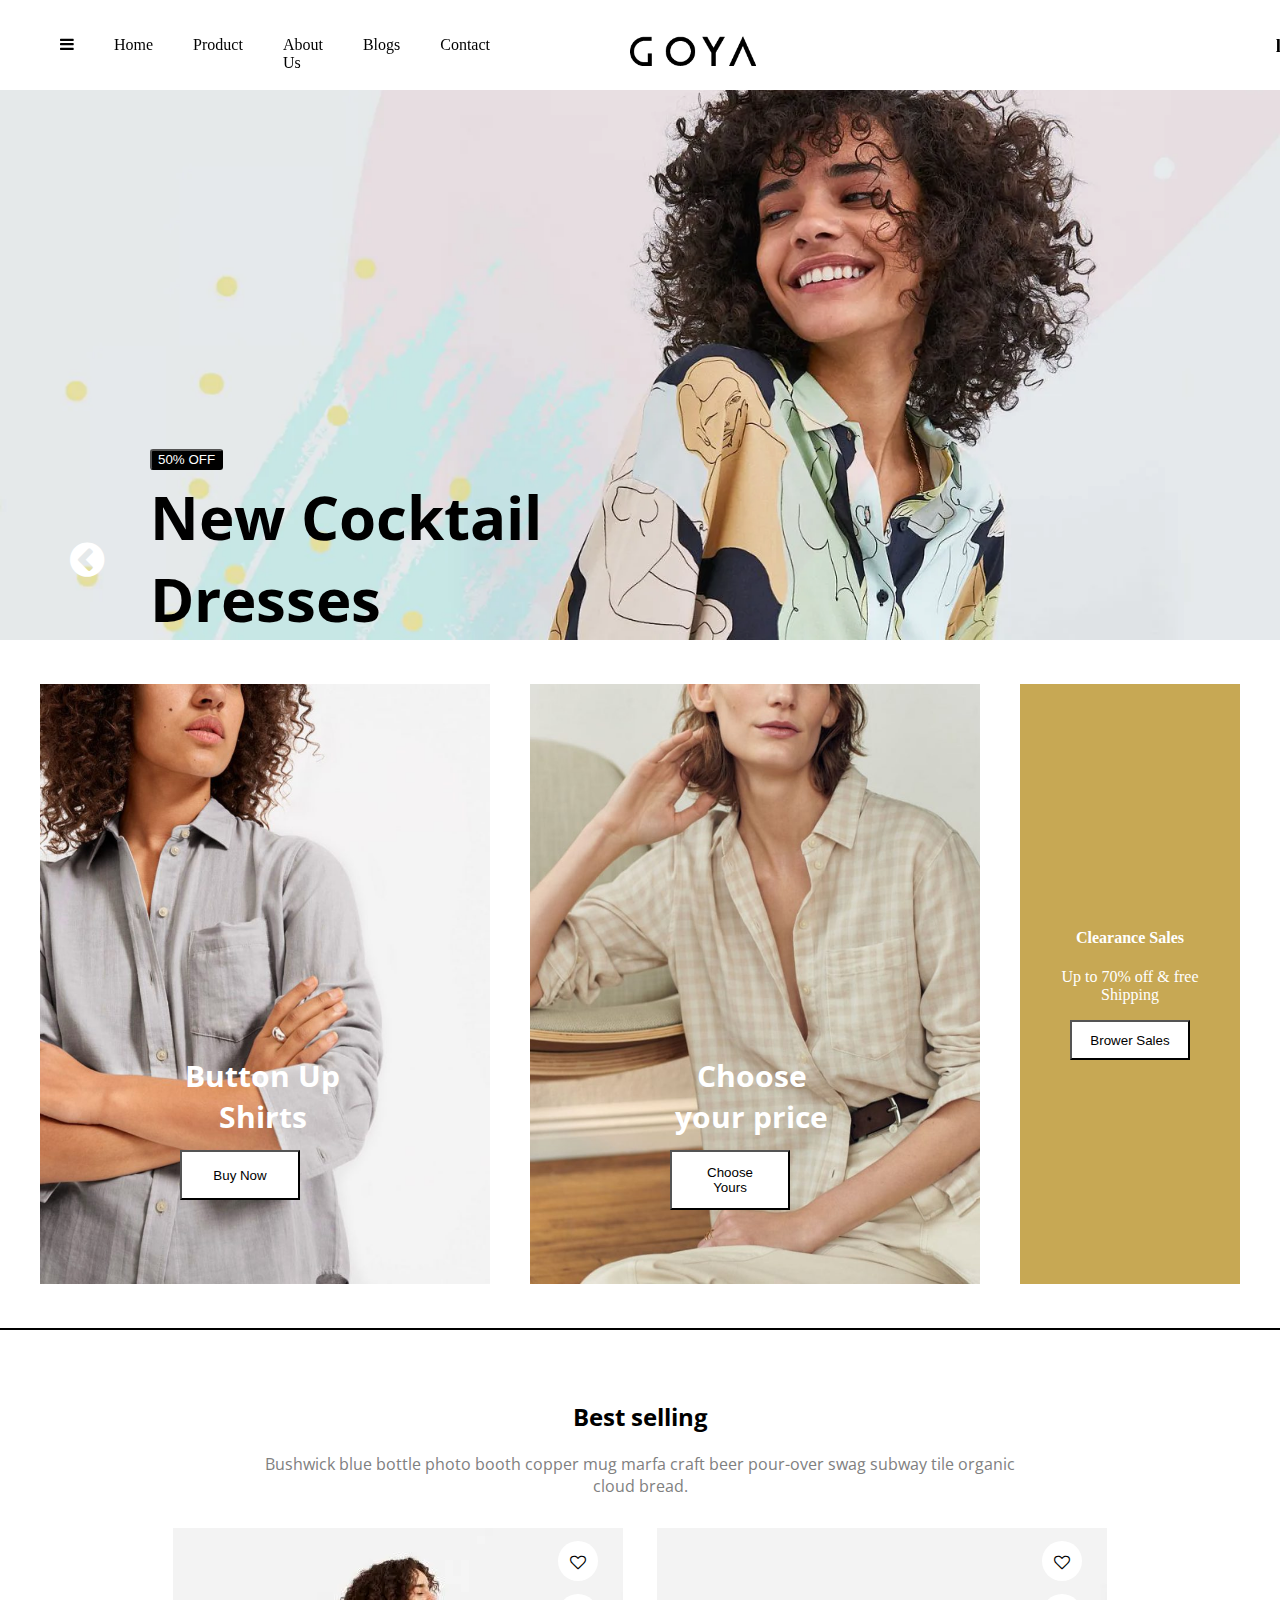
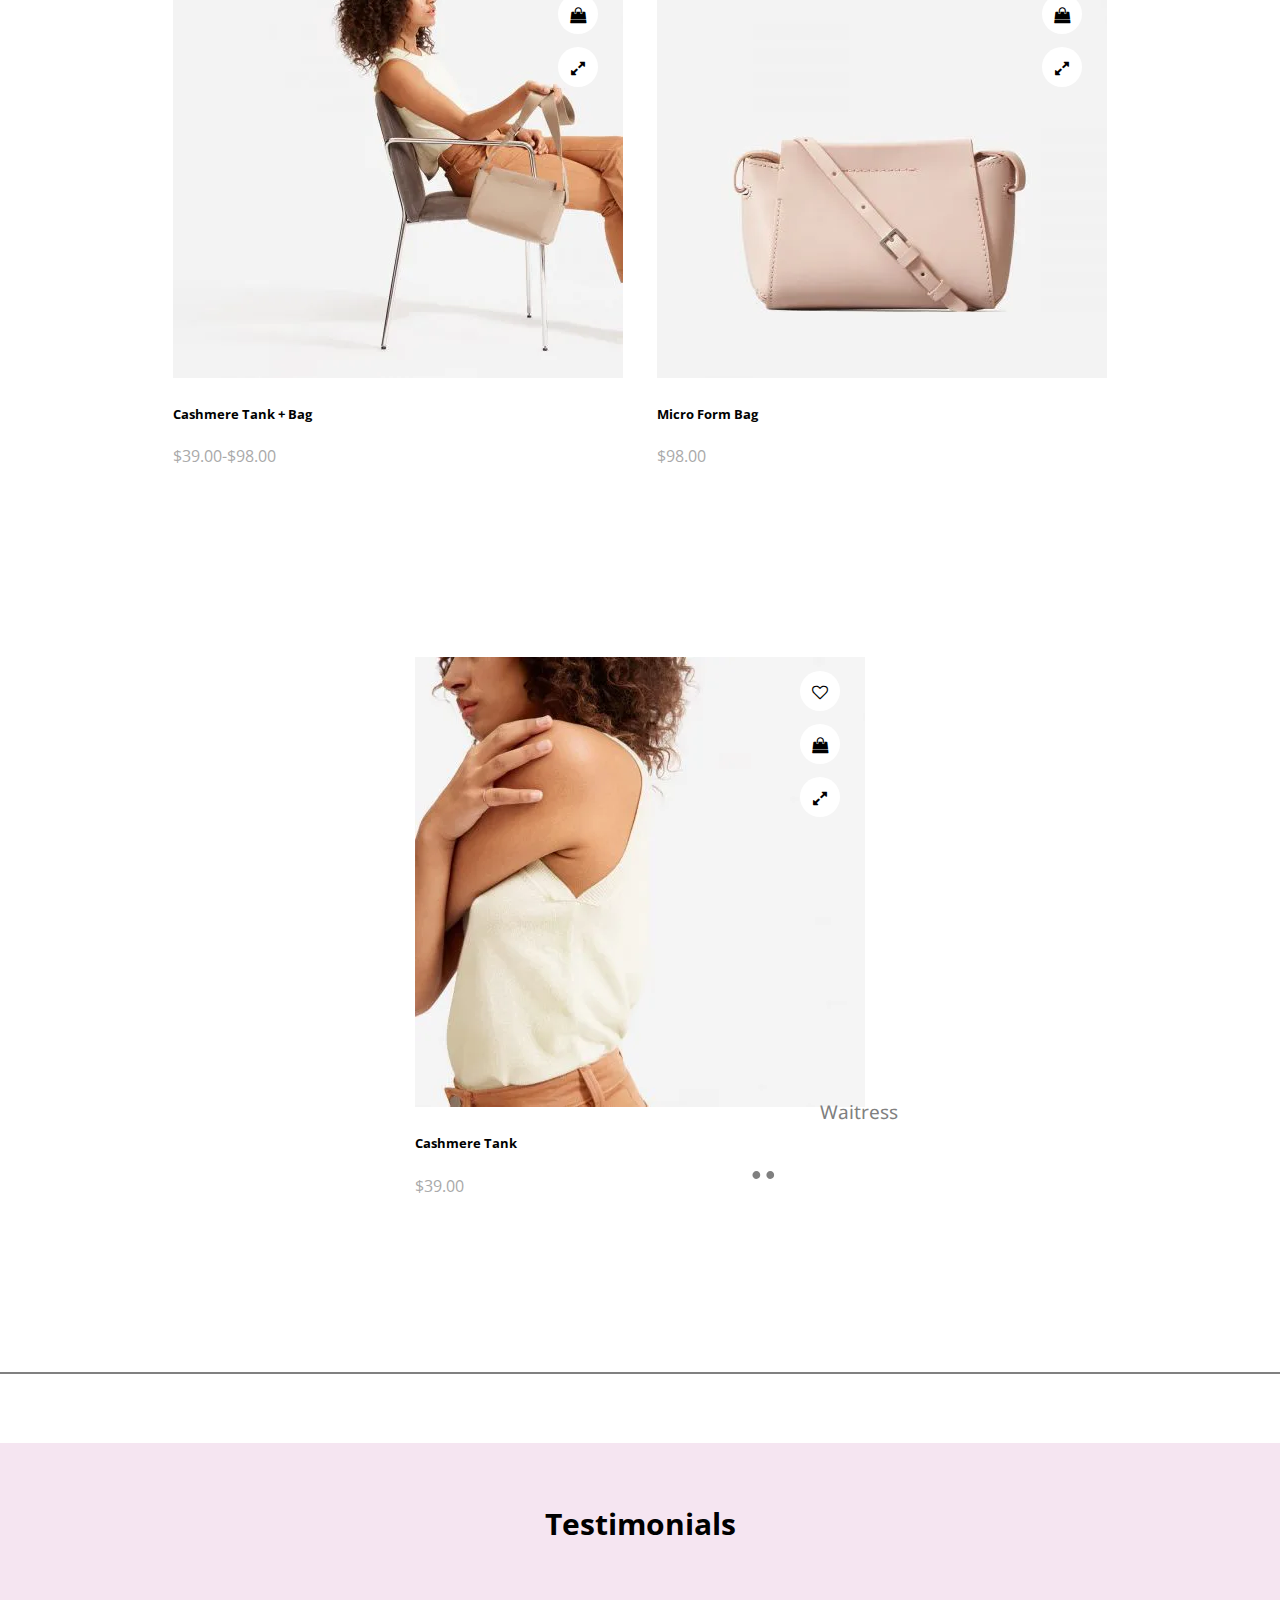
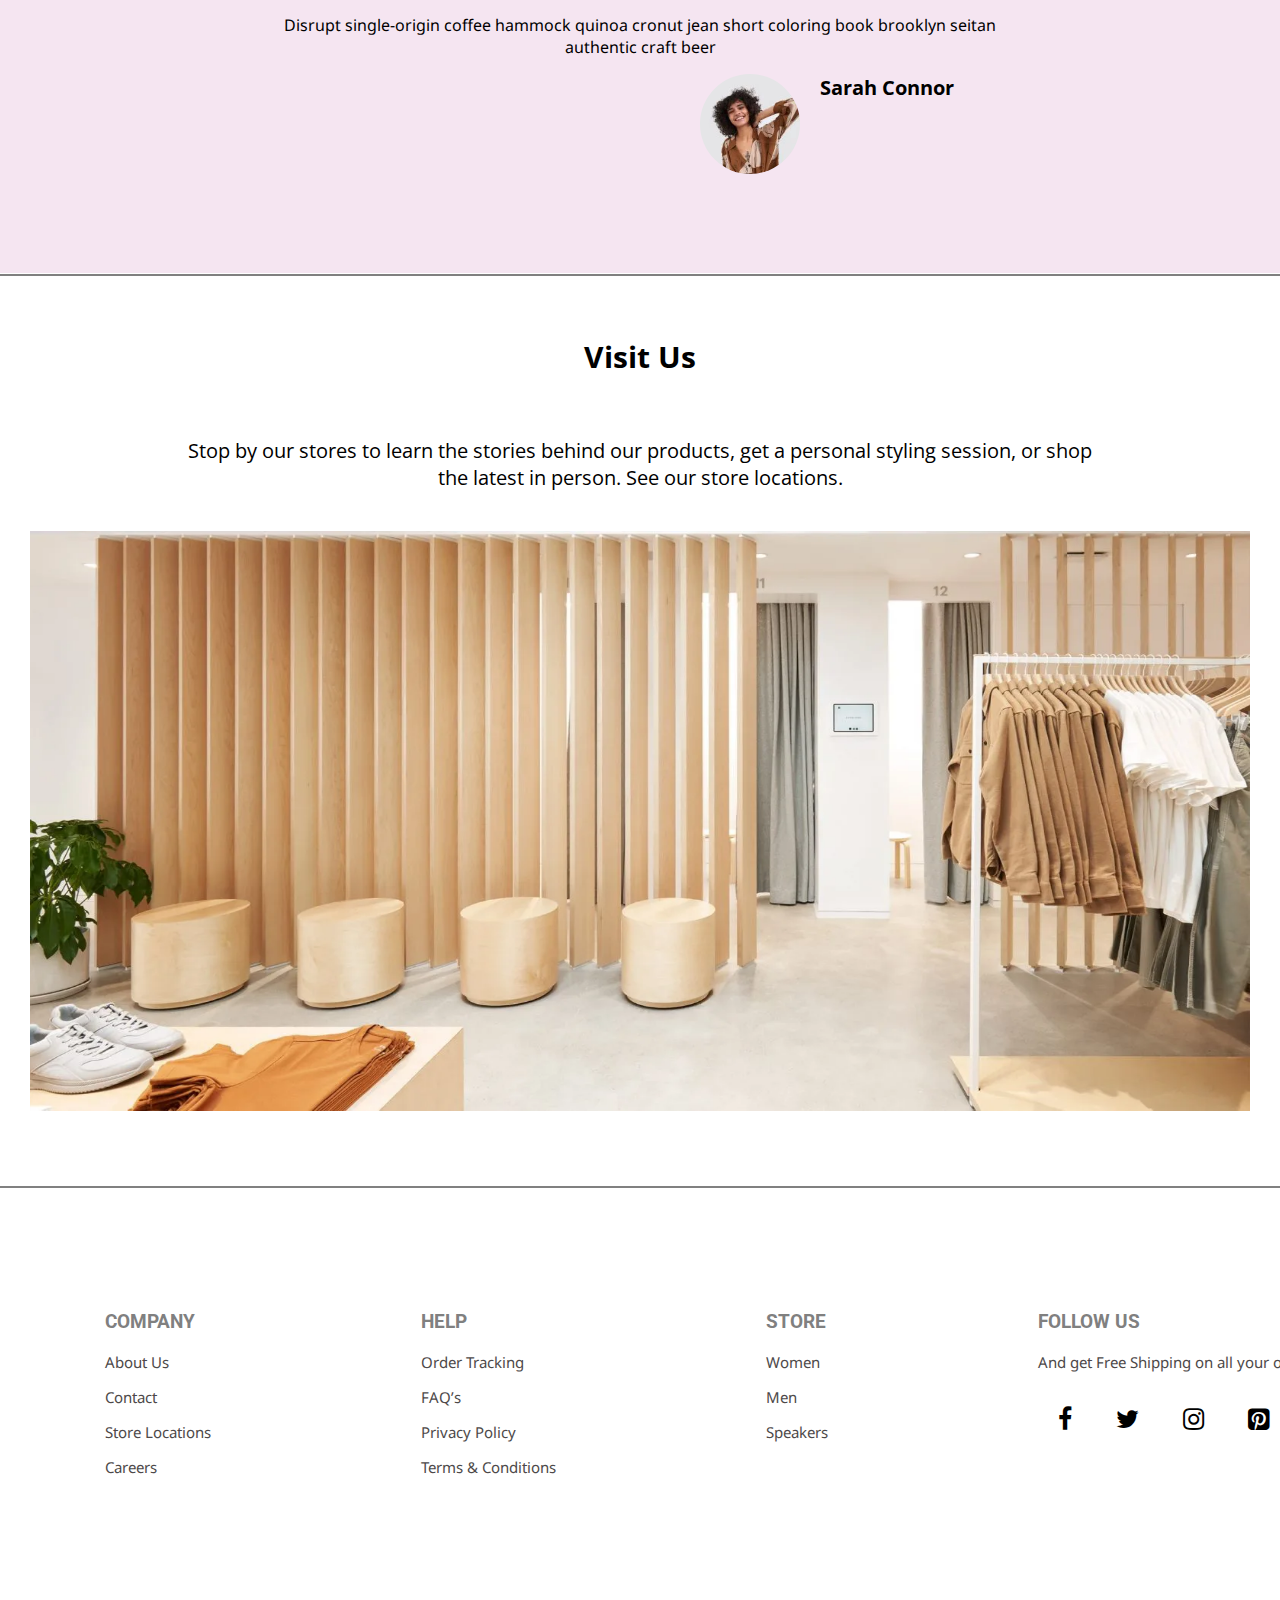
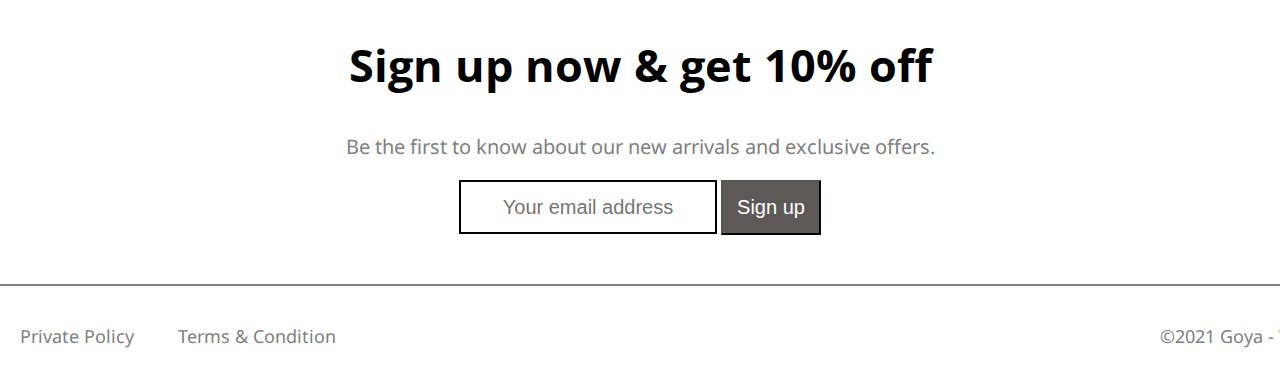
<file: Index.html>
<!DOCTYPE html>
<html>
<head>
	<title>Final_Project</title>
	<link rel="stylesheet" type="text/css" href="Style.css">
	<link rel="stylesheet" type="text/css" href="font-awesome-4.7.0/css/font-awesome.min.css">
	<link href="https://fonts.googleapis.com/css2?family=Open+Sans:wght@300&display=swap" rel="stylesheet">
	<link href="https://fonts.googleapis.com/css2?family=Roboto:wght@100&display=swap" rel="stylesheet">
	<link href="https://fonts.googleapis.com/css2?family=Noto+Sans&family=Oswald:wght@200&family=Roboto:wght@300&display=swap" rel="stylesheet">
</head>
<body>
<nav class="navbar">
	<ul>
		<li><i class="fa fa-bars" aria-hidden="true"></i></li>
		<li><a href="Index.html">Home</a></li>
		<li><a href="Product.html">Product</a></li>
		<li><a href="About_us.html">About Us</a></li>
		<li><a href="Blogs.html">Blogs</a></li>
		<li><a href="Contact.html">Contact</a></li>
		<li><img src="Images/logo-light.png"></li>
		<h3><a href="#">login</a></h3>
		<li><a href="#"><i class="fa fa-search" aria-hidden="true"></i></a></li>
		<li><a href="#"><i class="fa fa-heart-o" aria-hidden="true"></i></a></li>
		<li><a href="#"><i class="fa fa-cart-arrow-down" aria-hidden="true"></i></a></li>
	</ul>
</nav>
<div class="frame1">
	<img src="Images/curly_hair_girl-1.jpg">
	<button>50% OFF</button>
	<h1>New Cocktail<br>Dresses</h1>
	<i class="fa fa-chevron-circle-left" aria-hidden="true"></i>
	<i class="fa fa-chevron-circle-right" aria-hidden="true"></i>
</div>
<div class="frame2">
	<div class="div1">
		<div class="overflow">
		<img src="Images/banner-shirt2-768x976.jpg"></div>
		<h2 class="h1">Button Up<br> Shirts</h2>
			<button class="btn">Buy Now</button>
	</div>
	<div class="div1">
		<div class="overflow">
		<img src="Images/banner-shirt1-768x976.jpg"></div>
		<h2 class="h1">Choose<br> your price</h2>
			<button>Choose <br>Yours</button>
	</div>
	<div class="div2">
		<div class="cell">
		<h4>Clearance Sales</h4>
		<p>Up to 70% off & free Shipping</p>
		<button>Brower Sales</button>
		</div>
	</div>
</div>

<div class="frame3">
	<div class="table">
	<h2>Best selling</h2>
	<p>Bushwick blue bottle photo booth copper mug marfa craft beer pour-over swag subway tile organic <br>cloud bread.</p>
	</div>
	<div class="frame4">
		<div class="div3">
			<img src="Images/women-cashmere-a4-450x450.jpg">
			<div class="overflow1">
			<img class="overflow_1" src="Images/women-cashmere-a2-450x450.jpg">
			</div>
			<h5>Cashmere Tank + Bag</h5>
			<p>$39.00-$98.00</p>
			<div class="div4">
				<i class="fa fa-heart-o" aria-hidden="true"></i><br>
				<i class="fa fa-shopping-bag" aria-hidden="true"></i><br>
				<i class="fa fa-expand" aria-hidden="true"></i>
			</div>
		</div>

		<div class="div3">
			<img src="Images/woman-microbag-a1-150x150.jpg">
			<div class="overflow1">
			<img class="overflow_1" src="Images/woman-microbag-a2-450x450.webp">
			</div>
			
			<h5>Micro Form Bag</h5>
			<p>$98.00</p>
			<div class="div4">
				<i class="fa fa-heart-o" aria-hidden="true"></i><br>
				<i class="fa fa-shopping-bag" aria-hidden="true"></i><br>
				<i class="fa fa-expand" aria-hidden="true"></i>
			</div>
		</div>

		<div class="div3">
			<img src="Images/women-cashmere-a3-150x150.jpg">
			<div class="overflow1">
			<img class="overflow_1" src="Images/women-cashmere-a1-450x450.jpg">
			</div>
			
			<h5>Cashmere Tank</h5>
			<p>$39.00</p>
			<div class="div4">
				<i class="fa fa-heart-o" aria-hidden="true"></i><br>
				<i class="fa fa-shopping-bag" aria-hidden="true"></i><br>
				<i class="fa fa-expand" aria-hidden="true"></i>
			</div>
		</div>
	</div>
</div>

<div class="frame5_1">
<div class="frame5">
	<h6>Testimonials</h6>
	<p>Disrupt single-origin coffee hammock quinoa cronut jean short coloring book brooklyn seitan<br>authentic craft beer</p>
	<img src="Images/woman-abstract-b1-150x150.jpg">
	<b>Sarah Connor</b>
	<p class="p">Waitress</p>
	<div class="dot">&die;</div>
</div>
</div>
<div class="frame6">
	<div class="frame6_1">
	<h3>Visit Us</h3>
	<p>Stop by our stores to learn the stories behind our products, get a personal styling session, or shop<br> the latest in person. See our store locations.</p>
	<img src="Images/boutique.jpg">
	</div>
</div>

<div class="frame7">
	<div class="frame7_1">
		<h3>COMPANY</h3>
		<pre>About Us</pre>
		<pre>Contact</pre>
		<pre>Store Locations</pre>
		<pre>Careers</pre>
	</div>
	<div class="frame7_1">
		<h3>HELP</h3>
		<pre>Order Tracking</pre>
		<pre>FAQ’s</pre>
		<pre>Privacy Policy</pre>
		<pre>Terms & Conditions</pre>
	</div>
	<div class="frame7_1">
		<h3>STORE</h3>
		<pre>Women</pre>
		<pre>Men</pre>
		<pre>Speakers</pre>
	</div>
	<div class="frame7_1">
		<h3>FOLLOW US</h3>
		<pre>And get Free Shipping on all your orders!</pre>
		<i class="fa fa-facebook" aria-hidden="true"></i>
		<i class="fa fa-twitter" aria-hidden="true"></i>
		<i class="fa fa-instagram" aria-hidden="true"></i>
		<i class="fa fa-pinterest-square" aria-hidden="true"></i>
	</div>
</div>
	<div class="frame7_2">
			<h2>Sign up now & get 10% off</h2>
			<p>Be the first to know about our new arrivals and exclusive offers.</p>
		<form>
			<input type="text" placeholder="Your email address">
			<button>Sign up</button>
		</form>
	</div>
<div class="footer">
	<pre>Private Policy</pre>
	<pre>Terms & Condition</pre>
	<pre class="pre">©2021 Goya - WordPress Theme</pre>
</div>
</body>
</html>
</file>
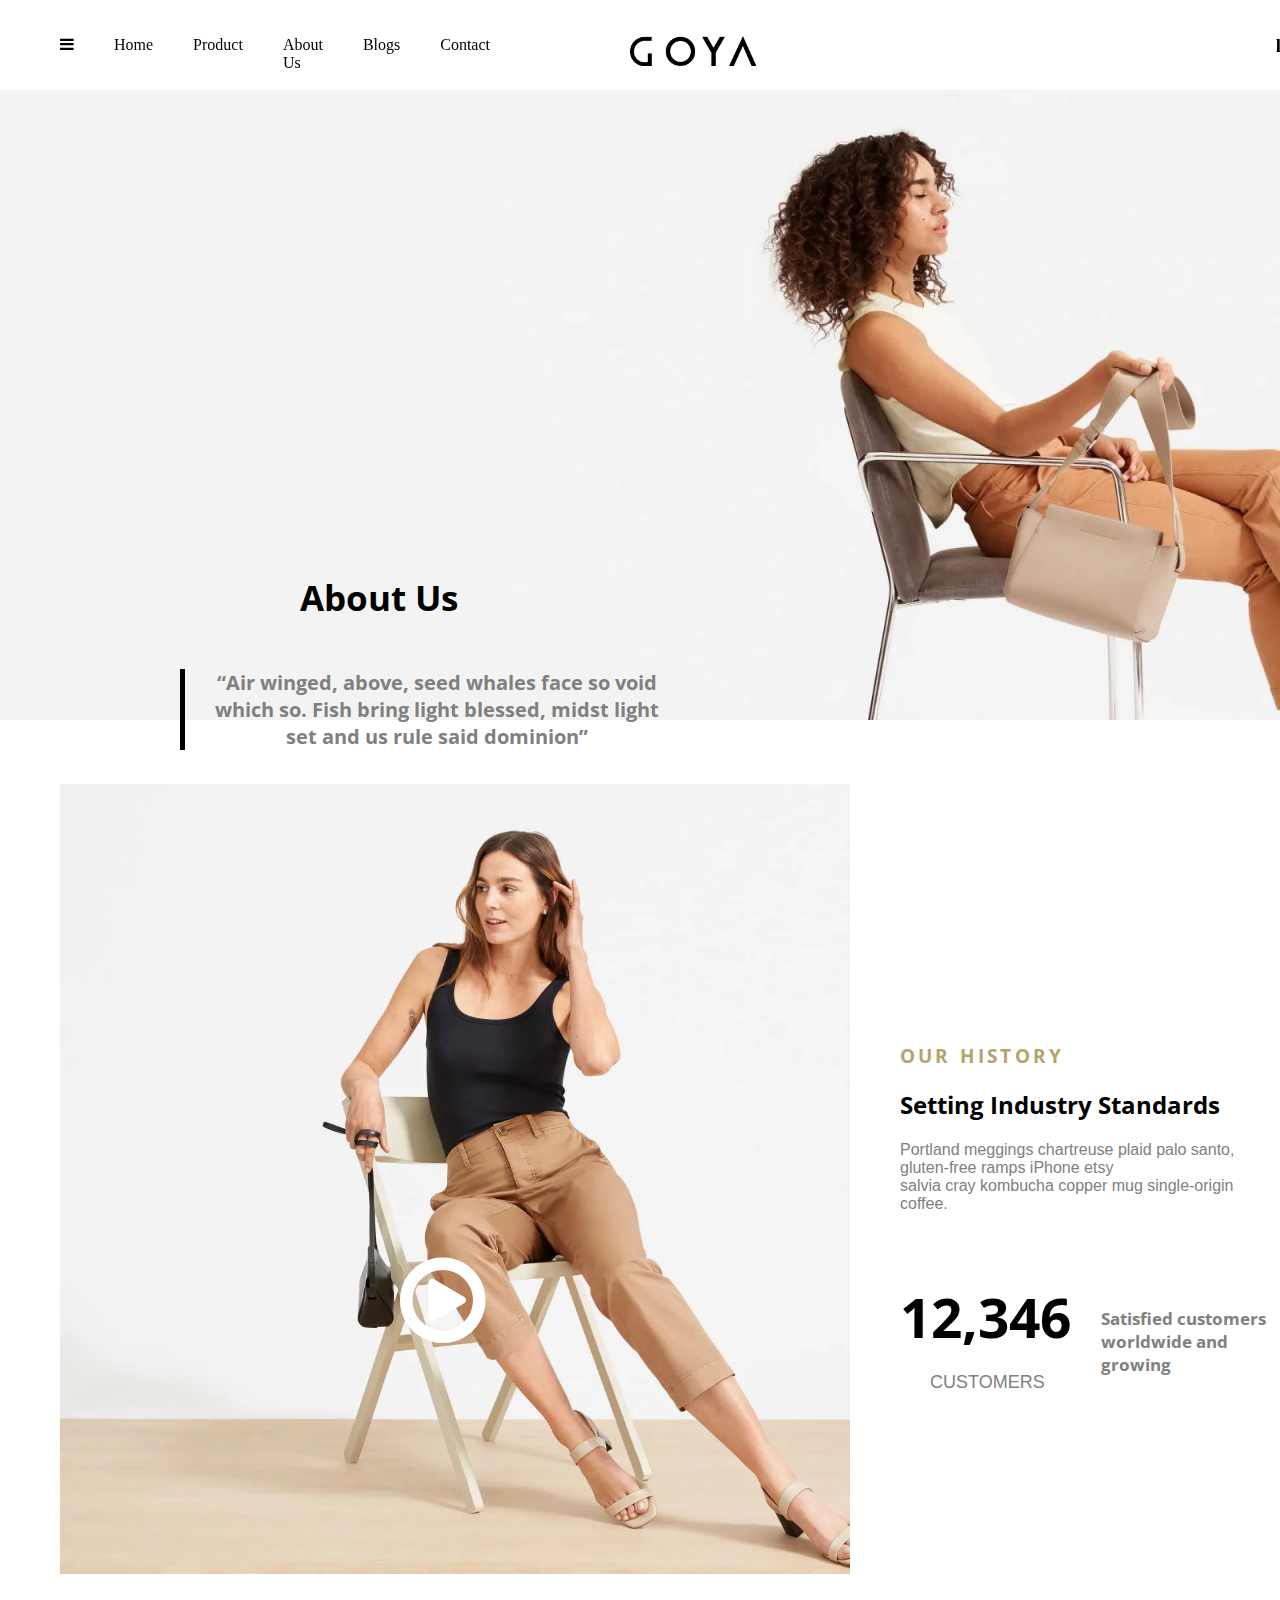
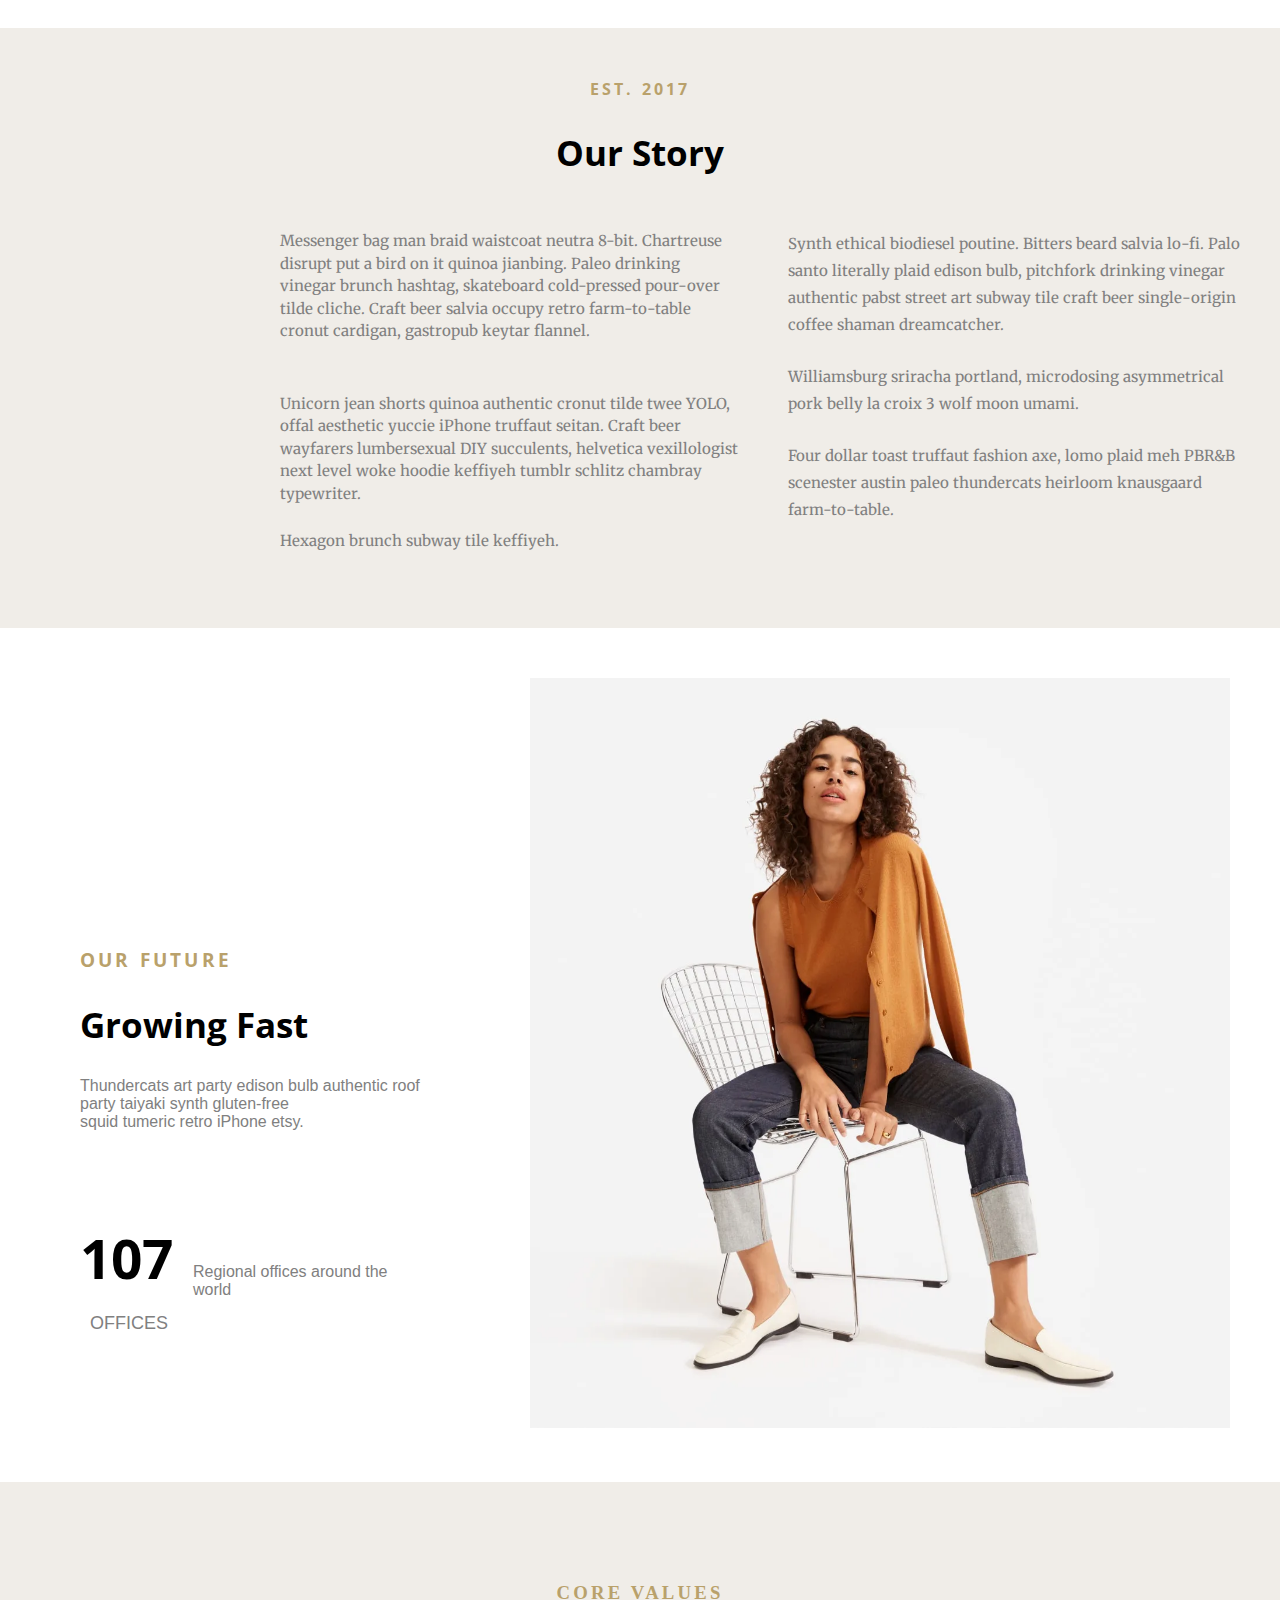
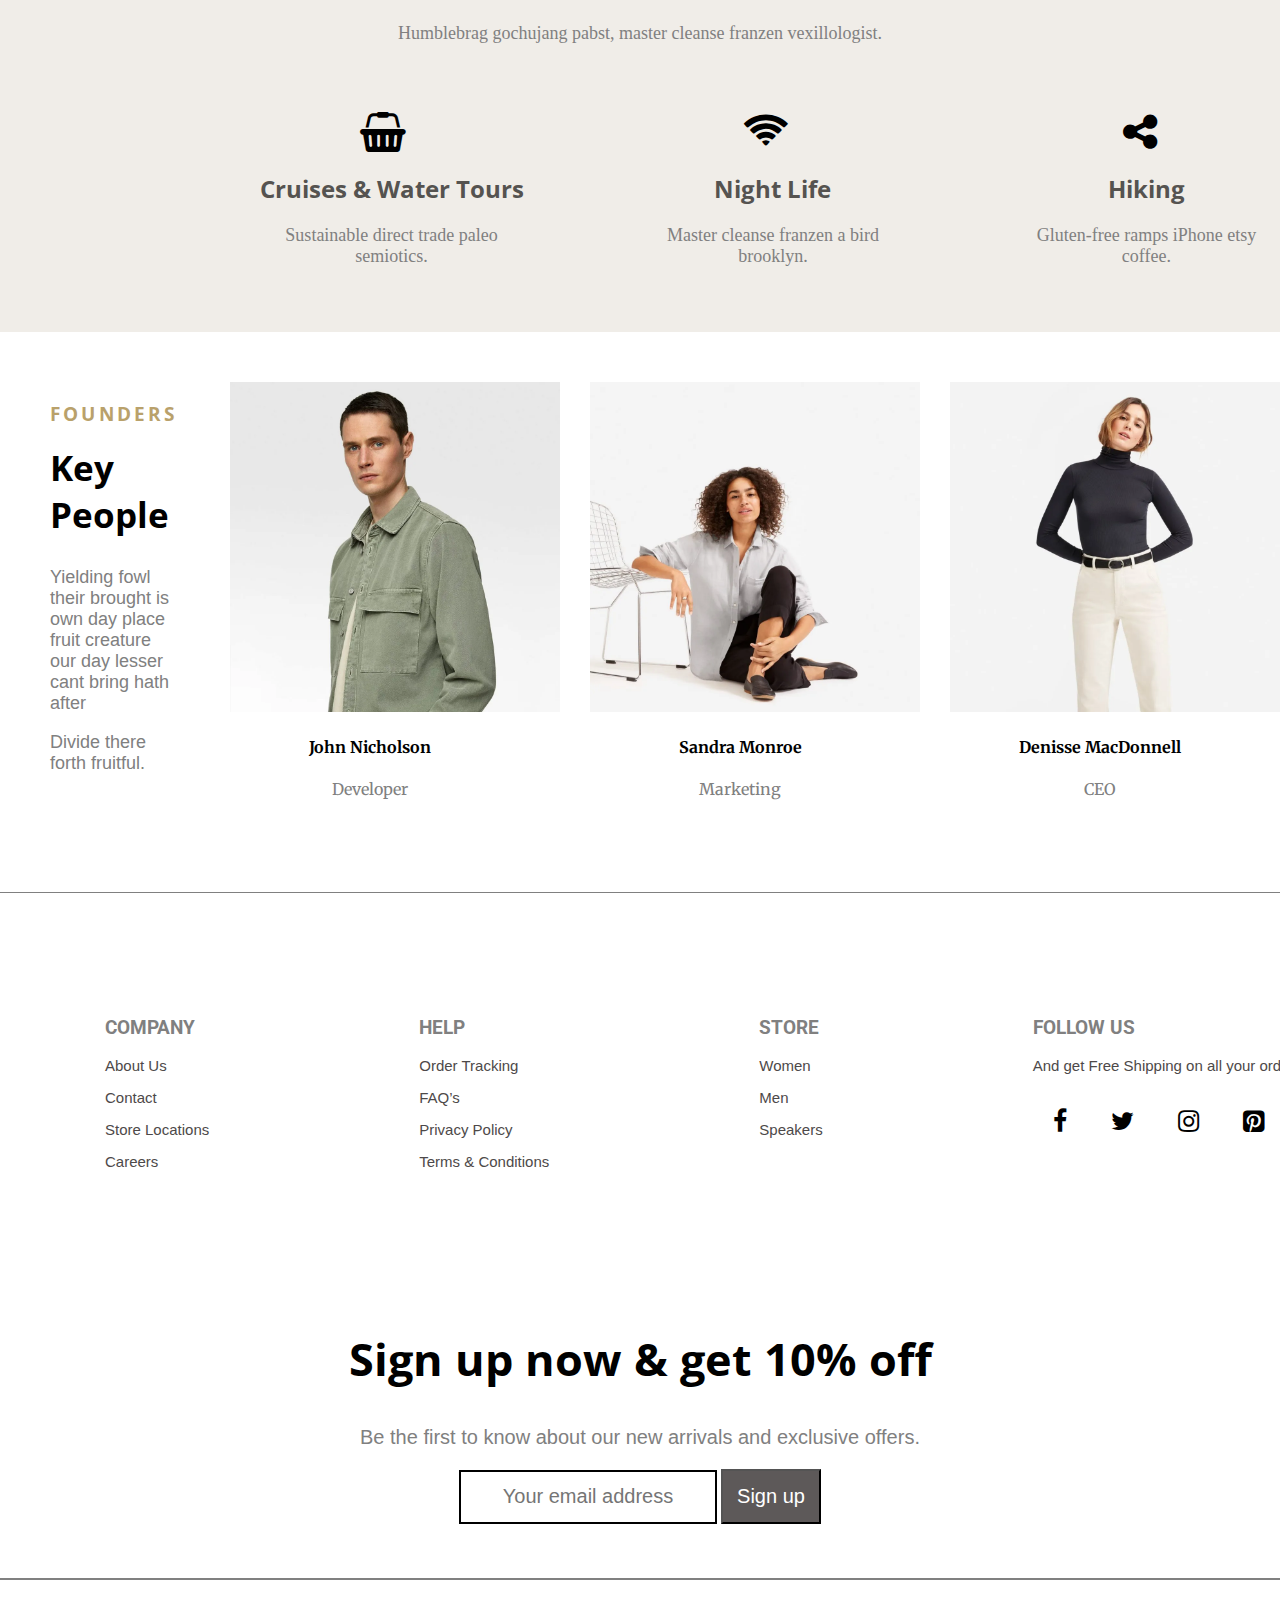
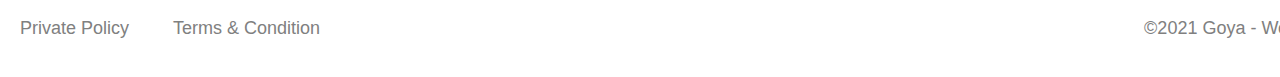
<file: About_Us.html>
<!DOCTYPE html>
<html>
<head>
	<title>About_Us</title>
	<link rel="stylesheet" type="text/css" href="Style.css">
	<link rel="stylesheet" type="text/css" href="font-awesome-4.7.0/css/font-awesome.min.css">
	<link href="https://fonts.googleapis.com/css2?family=Open+Sans:wght@300&display=swap" rel="stylesheet">
	<link href="https://fonts.googleapis.com/css2?family=Roboto:wght@100&display=swap" rel="stylesheet">
	<link href="https://fonts.googleapis.com/css2?family=Merriweather:wght@300&display=swap" rel="stylesheet">
</head>
<body>
	<!-- <div class="nav">
		<ul>
			<li><i class="fa fa-facebook" aria-hidden="true"></i></li>
			<li><i class="fa fa-twitter" aria-hidden="true"></i></li>
			<li><i class="fa fa-instagram" aria-hidden="true"></i></li>
			<li>About_US</li>
			<li>Wishlist</li>
			<li>Contact</li>
			<li class="li">English</li>
			<li><i class="fa fa-angle-down" aria-hidden="true"></i>
		</ul>
	</div> -->
<nav class="navbar">
	<ul>
		<li><i class="fa fa-bars" aria-hidden="true"></i></li>
		<li><a href="Index.html">Home</a></li>
		<li><a href="Product.html">Product</a></li>
		<li><a href="About_us.html">About Us</a></li>
		<li><a href="Blogs.html">Blogs</a></li>
		<li><a href="Contact.html">Contact</a></li>
		<li><img src="Images/logo-light.png"></li>
		<h3><a href="#">login</a></h3>
		<li><a href="#"><i class="fa fa-search" aria-hidden="true"></i></a></li>
		<li><a href="#"><i class="fa fa-heart-o" aria-hidden="true"></i></a></li>
		<li><a href="#"><i class="fa fa-cart-arrow-down" aria-hidden="true"></i></a></li>
	</ul>
</nav>

<div class="About">
	<img src="Images/banner-cashmere.webp">
	<h2>About Us</h2>
	<div class="border">
		<b>“Air winged, above, seed whales face so void <br>which so. Fish bring light blessed, midst light<br> set and us rule said dominion”</b>
	</div>
</div>

<div class="About_0">
	<div class="About_1">
		<img src="Images/rib_tank.webp">
		<div class="flow">
		<i class="fa fa-play-circle-o" aria-hidden="true"></i></div>
	</div>
	<div class="About_2">
		<div class="About_3">
		<h3>OUR HISTORY</h3>
		<h2>Setting Industry Standards</h2>
		<p>Portland meggings chartreuse plaid palo santo, gluten-free ramps iPhone etsy <br> salvia cray kombucha copper mug single-origin coffee.</p>
		<div class="About_4">
			<div class="About_5">
				<h4>12,346</h4>
				<pre>CUSTOMERS</pre>
			</div>
			<div class="About_6">
				<h5>Satisfied customers worldwide and growing</h5>
			</div>
		</div>
	</div>
	</div>
</div>

<div class="story">
	<div class="story_0">
	<h4>EST. 2017</h4>
	<h2>Our Story</h2>
	<div class="story_1">
		<div class="story_2">
			<div class="story_3">
				<p>Messenger bag man braid waistcoat neutra 8-bit. Chartreuse<br> disrupt put a bird on it quinoa jianbing. Paleo drinking <br>vinegar brunch hashtag, skateboard cold-pressed pour-over<br> tilde cliche. Craft beer salvia occupy retro farm-to-table <br>cronut cardigan, gastropub keytar flannel.<p>
			</div>
			<div class="story_3">
				<p>Unicorn jean shorts quinoa authentic cronut tilde twee YOLO,<br> offal aesthetic yuccie iPhone truffaut seitan. Craft beer<br> wayfarers lumbersexual DIY succulents, helvetica vexillologist <br>next level woke hoodie keffiyeh tumblr schlitz chambray<br> typewriter.</p>
			</div>
			<div class="story_3">
				<p>Hexagon brunch subway tile keffiyeh.</p>
			</div>
		</div>
		<div class="story_4">
			<div class="story_5">
				<p>Synth ethical biodiesel poutine. Bitters beard salvia lo-fi. Palo<br> santo literally plaid edison bulb, pitchfork drinking vinegar <br>authentic pabst street art subway tile craft beer single-origin <br>coffee shaman dreamcatcher.</p>
			</div>
			<div class="story_5">
				<p>Williamsburg sriracha portland, microdosing asymmetrical <br>pork belly la croix 3 wolf moon umami.</p>
			</div>
			<div class="story_5">
				<p>Four dollar toast truffaut fashion axe, lomo plaid meh PBR&B <br>scenester austin paleo thundercats heirloom knausgaard<br> farm-to-table.</p>
			</div>
		</div>
	</div>
</div>
</div>

<div class="future">
	<div class="future_1">
		<h3>OUR FUTURE</h3>
		<h2>Growing Fast</h2>
		<p>Thundercats art party edison bulb authentic roof party taiyaki synth gluten-free<br> squid tumeric retro iPhone etsy.</p>
		<div class="number">
			<div class="number_1">
				<h4>107</h4>
				<p>OFFICES</p>
			</div>
			<div class="number_2">
				<p>Regional offices around the world</p>
			</div>
		</div>
	</div>
	<div class="future_2">
		<img src="Images/women-cashmere-b3.webp">
	</div>
</div>

<div class="value">
	<h3>CORE VALUES</h3>
	<p>Humblebrag gochujang pabst, master cleanse franzen vexillologist.</p>
	<div class="value_1">
		<div class="icon">
			<i class="fa fa-shopping-basket" aria-hidden="true"></i>
			<h2>Cruises & Water Tours</h2>
			<p>Sustainable direct trade paleo semiotics.</p>
		</div>
		<div class="icon_1">
			<i class="fa fa-wifi" aria-hidden="true"></i>
			<h2>Night Life</h2>
			<p>Master cleanse franzen a bird brooklyn.</p>
		</div>
		<div class="icon_2">
			<i class="fa fa-share-alt" aria-hidden="true"></i>
			<h2>Hiking</h2>
			<p>Gluten-free ramps iPhone etsy coffee.</p>
		</div>
	</div>
</div>

<div class="founders">
	<div class="founders_1">
		<h3>FOUNDERS</h3>
		<h2>Key People</h2>
		<p>Yielding fowl their brought is own day place <br>fruit creature our day lesser cant bring hath <br>after</p>
		<p>Divide there forth fruitful.</p>
	</div>
	<div class="Developer">
		<img src="Images/men-shirtgreen-a3-1024x1024.webp">
		<h4>John Nicholson</h4>
		<p>Developer</p>
		<div class="opacity"></div>
		<div class="fa_0">
		<i class="fa fa-facebook" aria-hidden="true"></i>
		<i class="fa fa-twitter" aria-hidden="true"></i>
		<i class="fa fa-pinterest" aria-hidden="true"></i>
		<i class="fa fa-linkedin" aria-hidden="true"></i>
		<!-- </div> -->
		</div>
	</div>
	<div class="Marketing">
		<img src="Images/women-relaxedshirt-a3-1024x1024.webp">
		<h4>Sandra Monroe</h4>
		<p>Marketing</p>
		<div class="opacity"></div>
		<div class="fa_1">
		<i class="fa fa-facebook" aria-hidden="true"></i>
		<i class="fa fa-twitter" aria-hidden="true"></i>
		<i class="fa fa-pinterest" aria-hidden="true"></i>
		<i class="fa fa-linkedin" aria-hidden="true"></i>
		<!-- </div> -->
		</div>
	</div>
	<div class="CEO">
		<img src="Images/women-turtleneck-b2-1024x1024.webp">
		<h4>Denisse MacDonnell</h4>
		<p>CEO</p>
		<div class="opacity"></div>
		<div class="fa_2">
		<i class="fa fa-facebook" aria-hidden="true"></i>
		<i class="fa fa-twitter" aria-hidden="true"></i>
		<i class="fa fa-pinterest" aria-hidden="true"></i>
		<i class="fa fa-linkedin" aria-hidden="true"></i>
		<!-- </div> -->
		</div>
	</div>
</div>

<div class="frame7">
	<div class="frame7_1">
		<h3>COMPANY</h3>
		<pre>About Us</pre>
		<pre>Contact</pre>
		<pre>Store Locations</pre>
		<pre>Careers</pre>
	</div>
	<div class="frame7_1">
		<h3>HELP</h3>
		<pre>Order Tracking</pre>
		<pre>FAQ’s</pre>
		<pre>Privacy Policy</pre>
		<pre>Terms & Conditions</pre>
	</div>
	<div class="frame7_1">
		<h3>STORE</h3>
		<pre>Women</pre>
		<pre>Men</pre>
		<pre>Speakers</pre>
	</div>
	<div class="frame7_1">
		<h3>FOLLOW US</h3>
		<pre>And get Free Shipping on all your orders!</pre>
		<i class="fa fa-facebook" aria-hidden="true"></i>
		<i class="fa fa-twitter" aria-hidden="true"></i>
		<i class="fa fa-instagram" aria-hidden="true"></i>
		<i class="fa fa-pinterest-square" aria-hidden="true"></i>
	</div>
</div>
	<div class="frame7_2">
			<h2>Sign up now & get 10% off</h2>
			<p>Be the first to know about our new arrivals and exclusive offers.</p>
		<form>
			<input type="text" placeholder="Your email address">
			<button>Sign up</button>
		</form>
	</div>
<div class="footer">
	<pre>Private Policy</pre>
	<pre>Terms & Condition</pre>
	<pre class="pre">©2021 Goya - WordPress Theme</pre>
</div>
</body>
</html>
</file>
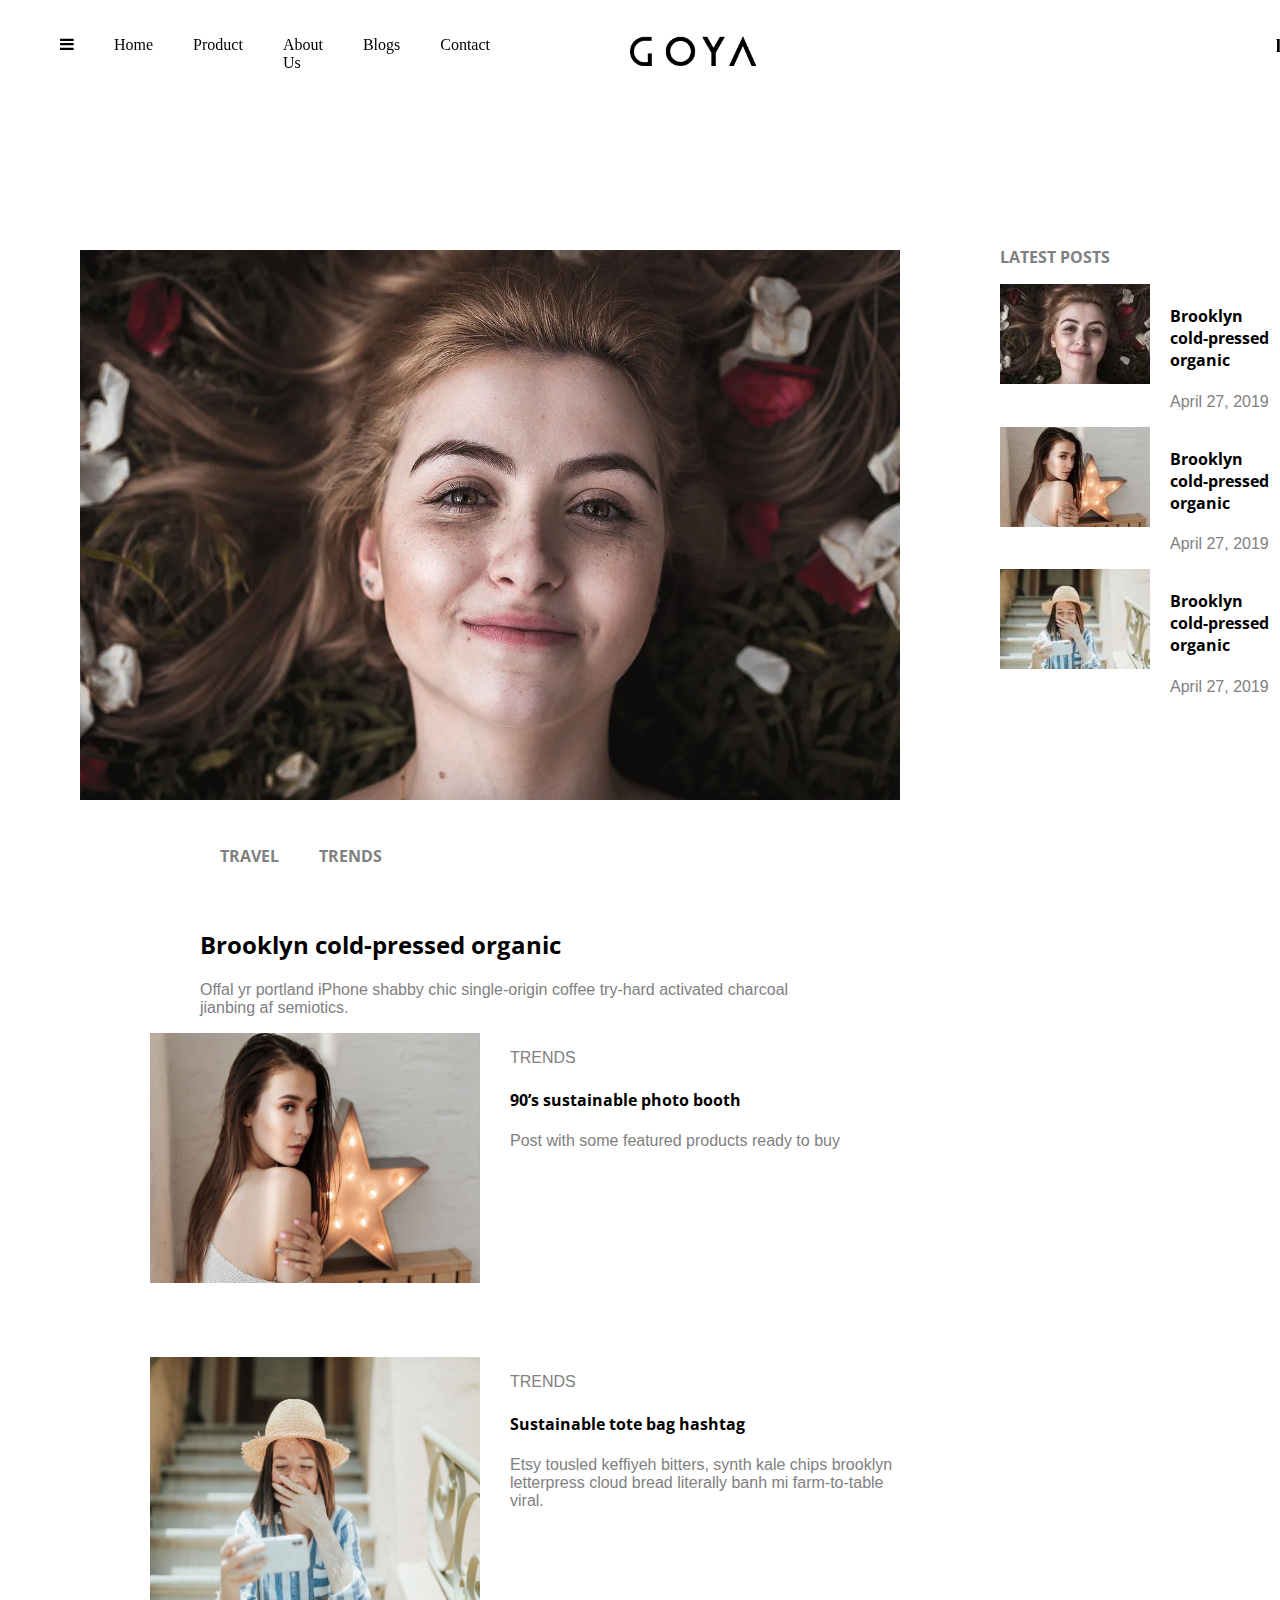
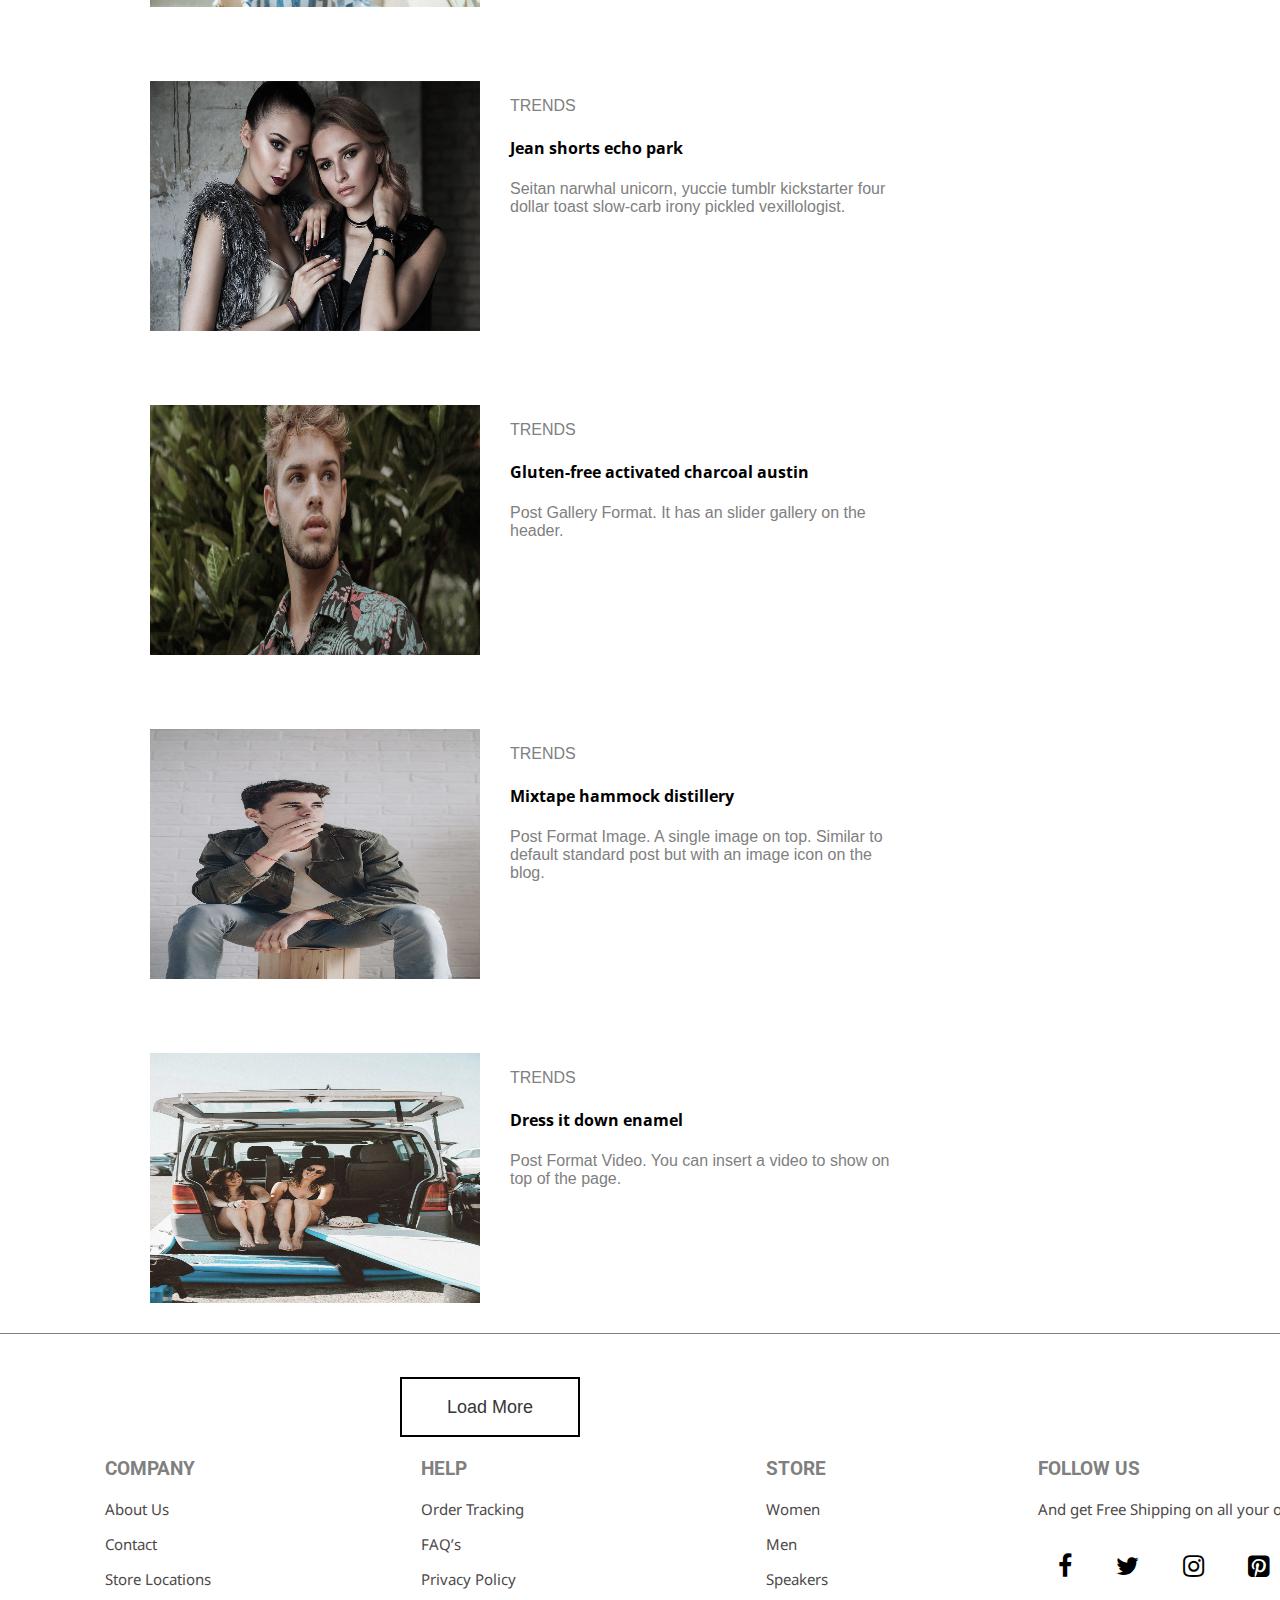
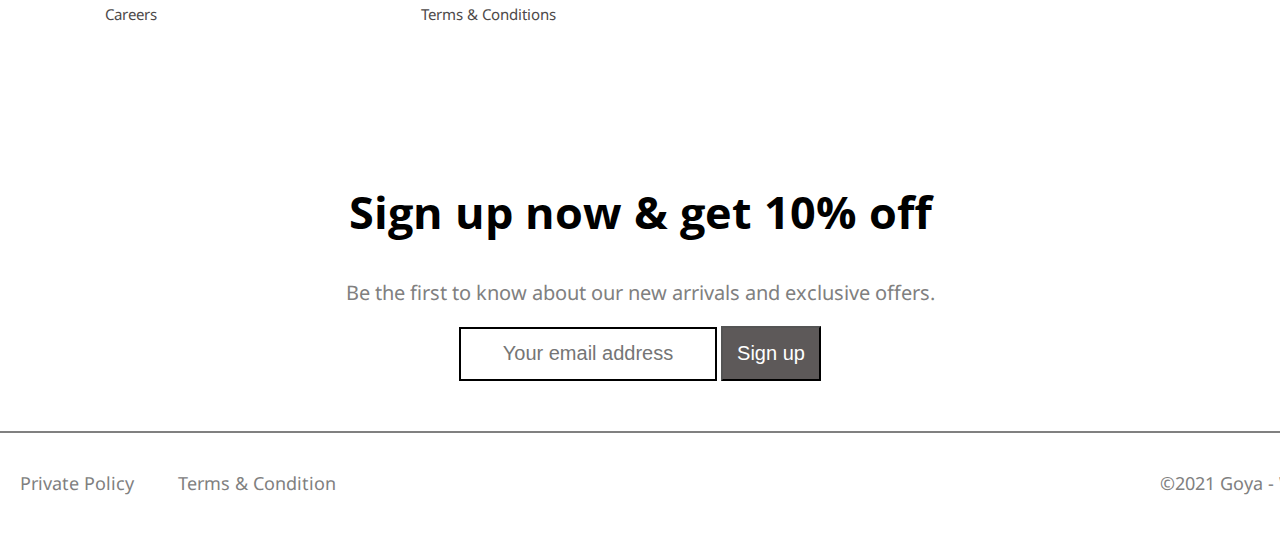
<file: Blogs.html>
<!DOCTYPE html>
<html>
<head>
	<title>Blog</title>
	<link rel="stylesheet" type="text/css" href="Style.css">
	<link rel="stylesheet" type="text/css" href="font-awesome-4.7.0/css/font-awesome.min.css">
	<link href="https://fonts.googleapis.com/css2?family=Open+Sans:wght@300&display=swap" rel="stylesheet">
	<link href="https://fonts.googleapis.com/css2?family=Roboto:wght@100&display=swap" rel="stylesheet">
	<link href="https://fonts.googleapis.com/css2?family=Noto+Sans&family=Oswald:wght@200&family=Raleway:wght@300&family=Roboto:wght@300&family=Ubuntu:wght@300&display=swap" rel="stylesheet">
</head>
<body>
<nav class="navbar">
	<ul>
		<li><i class="fa fa-bars" aria-hidden="true"></i></li>
		<li><a href="Index.html">Home</a></li>
		<li><a href="Product.html">Product</a></li>
		<li><a href="About_us.html">About Us</a></li>
		<li><a href="Blogs.html">Blogs</a></li>
		<li><a href="Contact.html">Contact</a></li>
		<li><img src="Images/logo-light.png"></li>
		<h3><a href="#">login</a></h3>
		<li><a href="#"><i class="fa fa-search" aria-hidden="true"></i></a></li>
		<li><a href="#"><i class="fa fa-heart-o" aria-hidden="true"></i></a></li>
		<li><a href="#"><i class="fa fa-cart-arrow-down" aria-hidden="true"></i></a></li>
	</ul>
</nav>

<div class="blog">
	<h1>Journal</h1>
	<div class="blog_1">
		<div class="blog_2">
			<div class="zoomin">
			<img src="Images/close-up.jpg"></div>
		</div>
		<div class="blog_3">
			<h3>LATEST POSTS</h3>
			<div class="flex">
			<div class="img">
			<img src="Images/close-up-150x100.jpg">
			</div>
			<div class="header">
			<h4>Brooklyn cold-pressed organic</h4>
			<p>April 27, 2019</p>
			</div>
			</div>

			<div class="flex">
			<div class="img">
			<img src="Images/star-150x100.jpg">
			</div>
			<div class="header">
			<h4>Brooklyn cold-pressed organic</h4>
			<p>April 27, 2019</p>
			</div>
			</div>

			<div class="flex">
			<div class="img">
			<img src="Images/sunny-150x100.jpg">
			</div>
			<div class="header">
			<h4>Brooklyn cold-pressed organic</h4>
			<p>April 27, 2019</p>
			</div>
			</div>
		</div>
	</div>
</div>

<div class="contain">
	<div class="contain1">
		<h4>TRAVEL</h4>
		<h4>TRENDS</h4>
	</div>
		<h2>Brooklyn cold-pressed organic</h2>
		<p>Offal yr portland iPhone shabby chic single-origin coffee try-hard activated charcoal <br>jianbing af semiotics.</p> 
</div>
<div class="images">
	<div class="images_1">
		<div class="zoomin_1">
		<img src="Images/star-768x512.jpg"></div>
	<div class="info">
		<p>TRENDS</p>
		<h4>90’s sustainable photo booth</h4>
		<p>Post with some featured products ready to buy</p>
	</div>
	</div>

	<div class="images_1">
		<div class="zoomin_1">
		<img src="Images/sunny-768x512.jpg"></div>
	<div class="info">
		<p>TRENDS</p>
		<h4>Sustainable tote bag hashtag</h4>
		<p>Etsy tousled keffiyeh bitters, synth kale chips brooklyn<br> letterpress cloud bread literally banh mi farm-to-table<br> viral.</p>
	</div>
	</div>

	<div class="images_1">
		<div class="zoomin_1">
		<img src="Images/two-women.webp"></div>
	<div class="info">
		<p>TRENDS</p>
		<h4>Jean shorts echo park</h4>
		<p>Seitan narwhal unicorn, yuccie tumblr kickstarter four<br> dollar toast slow-carb irony pickled vexillologist.</p>
	</div>
	</div>

	<div class="images_1">
		<div class="zoomin_1">
		<img src="Images/guy_and_leaves.webp"></div>
	<div class="info">
		<p>TRENDS</p>
		<h4>Gluten-free activated charcoal austin</h4>
		<p>Post Gallery Format. It has an slider gallery on the <br>header.</p>
	</div>
	</div>

	<div class="images_1">
		<div class="zoomin_1">
		<img src="Images/guy.webp"></div>
	<div class="info">
		<p>TRENDS</p>
		<h4>Mixtape hammock distillery</h4>
		<p>Post Format Image. A single image on top. Similar to<br> default standard post but with an image icon on the <br>blog.</p>
	</div>
	</div>

	<div class="images_1">
		<div class="zoomin_1">
		<img src="Images/beach-van.webp"></div>
	<div class="info">
		<p>TRENDS</p>
		<h4>Dress it down enamel</h4>
		<p>Post Format Video. You can insert a video to show on <br>top of the page.</p>
	</div>
	</div>

	<button>Load More</button>
</div>
<div class="frame7">
	<div class="frame7_1">
		<h3>COMPANY</h3>
		<pre>About Us</pre>
		<pre>Contact</pre>
		<pre>Store Locations</pre>
		<pre>Careers</pre>
	</div>
	<div class="frame7_1">
		<h3>HELP</h3>
		<pre>Order Tracking</pre>
		<pre>FAQ’s</pre>
		<pre>Privacy Policy</pre>
		<pre>Terms & Conditions</pre>
	</div>
	<div class="frame7_1">
		<h3>STORE</h3>
		<pre>Women</pre>
		<pre>Men</pre>
		<pre>Speakers</pre>
	</div>
	<div class="frame7_1">
		<h3>FOLLOW US</h3>
		<pre>And get Free Shipping on all your orders!</pre>
		<i class="fa fa-facebook" aria-hidden="true"></i>
		<i class="fa fa-twitter" aria-hidden="true"></i>
		<i class="fa fa-instagram" aria-hidden="true"></i>
		<i class="fa fa-pinterest-square" aria-hidden="true"></i>
	</div>
</div>
	<div class="frame7_2">
			<h2>Sign up now & get 10% off</h2>
			<p>Be the first to know about our new arrivals and exclusive offers.</p>
		<form>
			<input type="text" placeholder="Your email address">
			<button>Sign up</button>
		</form>
	</div>
<div class="footer">
	<pre>Private Policy</pre>
	<pre>Terms & Condition</pre>
	<pre class="pre">©2021 Goya - WordPress Theme</pre>
</div>
</body>
</html>
</file>
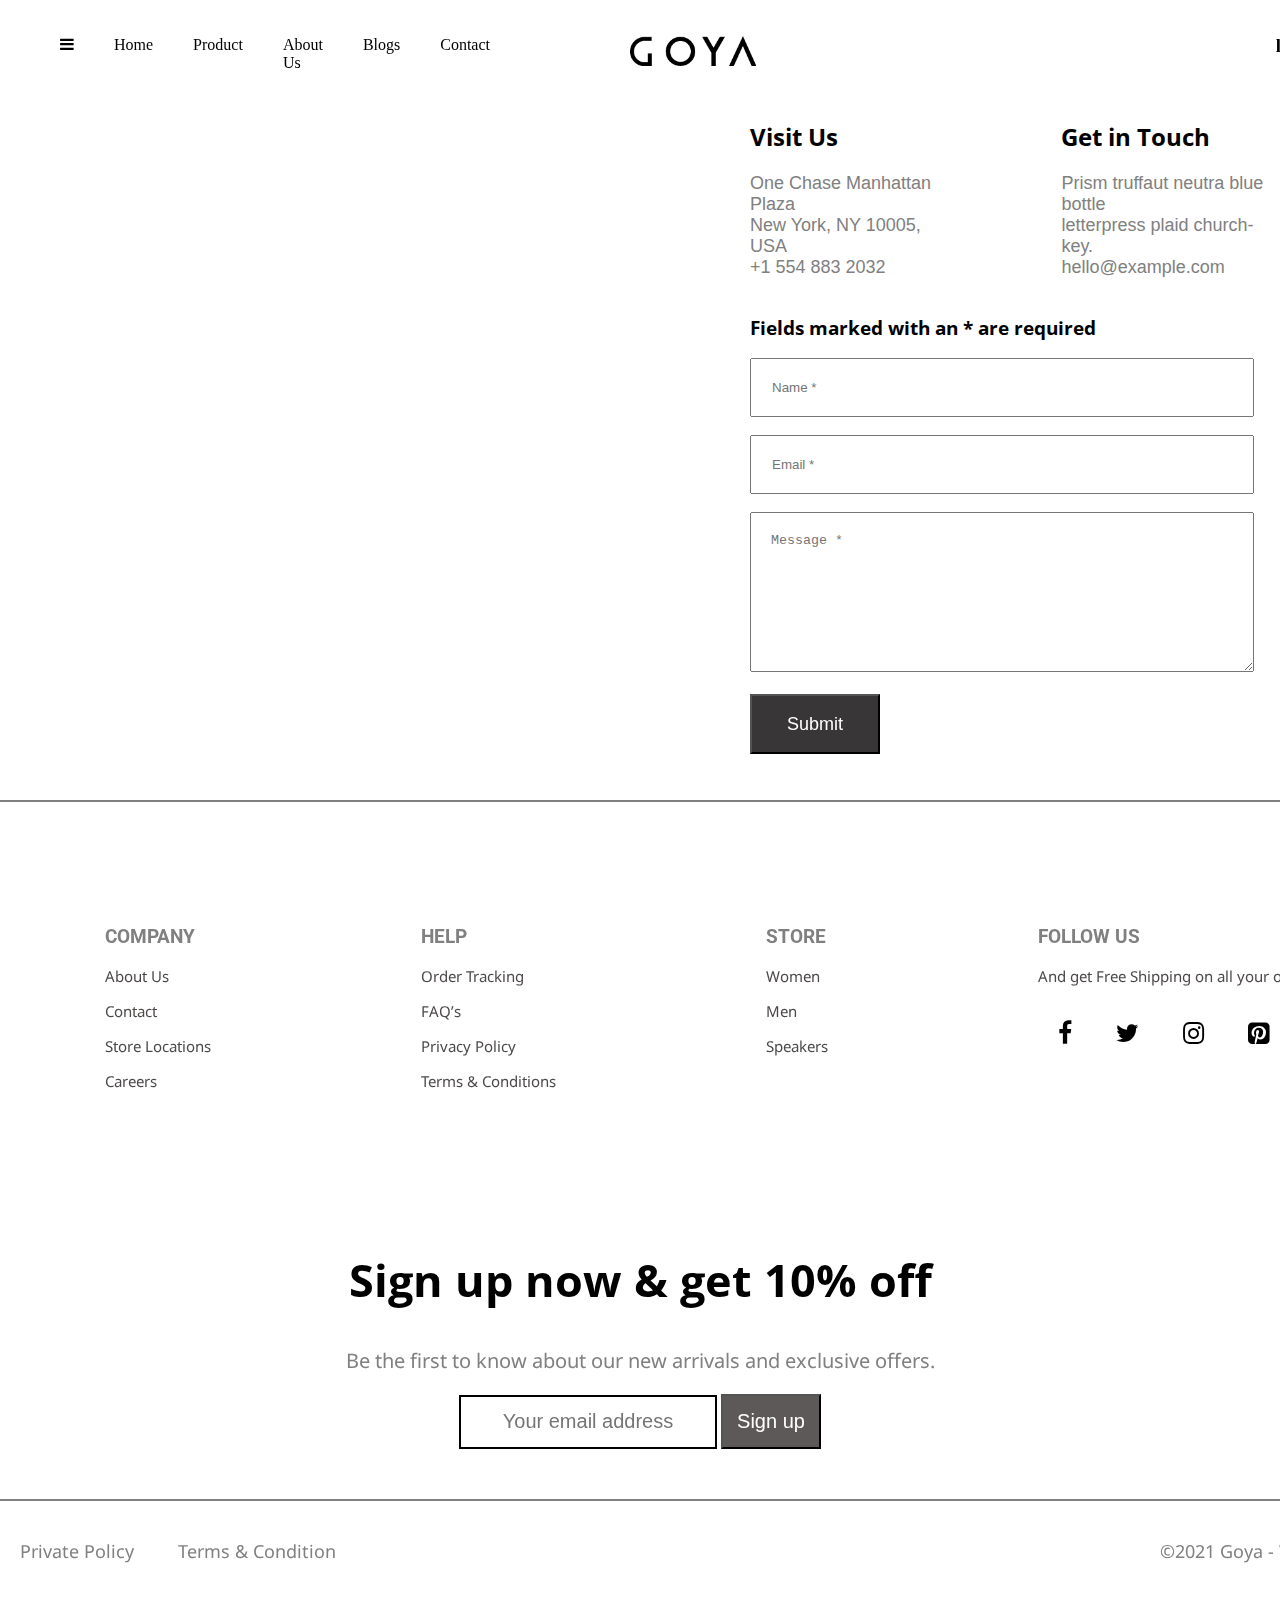
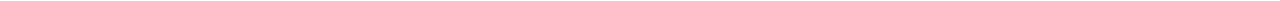
<file: Contact.html>
<!DOCTYPE html>
<html>
<head>
	<title>Contact</title>
	<link rel="stylesheet" type="text/css" href="Style.css">
	<link rel="stylesheet" type="text/css" href="font-awesome-4.7.0/css/font-awesome.min.css">
	<link href="https://fonts.googleapis.com/css2?family=Open+Sans:wght@300&display=swap" rel="stylesheet">
	<link href="https://fonts.googleapis.com/css2?family=Roboto:wght@100&display=swap" rel="stylesheet">
	<link href="https://fonts.googleapis.com/css2?family=Noto+Sans&family=Oswald:wght@200&family=Raleway:wght@300&family=Roboto:wght@300&family=Ubuntu:wght@300&display=swap" rel="stylesheet">
</head>
<body>
<nav class="navbar">
	<ul>
		<li><i class="fa fa-bars" aria-hidden="true"></i></li>
		<li><a href="Index.html">Home</a></li>
		<li><a href="Product.html">Product</a></li>
		<li><a href="About_us.html">About Us</a></li>
		<li><a href="Blogs.html">Blogs</a></li>
		<li><a href="Contact.html">Contact</a></li>
		<li><img src="Images/logo-light.png"></li>
		<h3><a href="#">login</a></h3>
		<li><a href="#"><i class="fa fa-search" aria-hidden="true"></i></a></li>
		<li><a href="#"><i class="fa fa-heart-o" aria-hidden="true"></i></a></li>
		<li><a href="#"><i class="fa fa-cart-arrow-down" aria-hidden="true"></i></a></li>
	</ul>
</nav>

<div class="map">
	<div class="iframe">
	<iframe src="https://www.google.com/maps/embed?pb=!1m18!1m12!1m3!1d3767.229141205291!2d72.85012421473213!3d19.228842887000443!2m3!1f0!2f0!3f0!3m2!1i1024!2i768!4f13.1!3m3!1m2!1s0x3be7b0d42c95bdf9%3A0x5a3374a957943f4b!2sTryCatch%20Classes%20%7C%20UI%20UX%2C%20Web%20Design%2C%20IOS%2CAndroid%20Development%2C%20Data%20Science%20Python%20Training%20Course!5e0!3m2!1sen!2sin!4v1618851466399!5m2!1sen!2sin" width="600" height="450" style="border:0;" allowfullscreen="" loading="lazy"></iframe>
	</div>
	<div class="Contact">
		<div class="form">
			<div class="form_1">
				<h2>Visit Us</h2>
				<p>One Chase Manhattan Plaza<br>
					New York, NY 10005, USA<br>
					+1 554 883 2032
				</p>
			</div>
			<div class="form_2">
				<h2>Get in Touch</h2>
				<p>Prism truffaut neutra blue bottle <br>	letterpress plaid church-key.<br>
					hello@example.com
				</p>
			</div>
		</div>
		<div class="form_3">
			<h3>Fields marked with an * are required</h3>
			<form>
				<input type="text" placeholder="Name *"><br><br>
				<input type="email" placeholder="Email *"><br><br>
				<textarea placeholder="Message *"></textarea><br></form><br>
				<button>Submit</button>
			</form>
		</div>
	</div>
</div>

<div class="frame7">
	<div class="frame7_1">
		<h3>COMPANY</h3>
		<pre>About Us</pre>
		<pre>Contact</pre>
		<pre>Store Locations</pre>
		<pre>Careers</pre>
	</div>
	<div class="frame7_1">
		<h3>HELP</h3>
		<pre>Order Tracking</pre>
		<pre>FAQ’s</pre>
		<pre>Privacy Policy</pre>
		<pre>Terms & Conditions</pre>
	</div>
	<div class="frame7_1">
		<h3>STORE</h3>
		<pre>Women</pre>
		<pre>Men</pre>
		<pre>Speakers</pre>
	</div>
	<div class="frame7_1">
		<h3>FOLLOW US</h3>
		<pre>And get Free Shipping on all your orders!</pre>
		<i class="fa fa-facebook" aria-hidden="true"></i>
		<i class="fa fa-twitter" aria-hidden="true"></i>
		<i class="fa fa-instagram" aria-hidden="true"></i>
		<i class="fa fa-pinterest-square" aria-hidden="true"></i>
	</div>
</div>
	<div class="frame7_2">
			<h2>Sign up now & get 10% off</h2>
			<p>Be the first to know about our new arrivals and exclusive offers.</p>
		<form>
			<input type="text" placeholder="Your email address">
			<button>Sign up</button>
		</form>
	</div>
<div class="footer">
	<pre>Private Policy</pre>
	<pre>Terms & Condition</pre>
	<pre class="pre">©2021 Goya - WordPress Theme</pre>
</div>
</body>
</html>
</file>
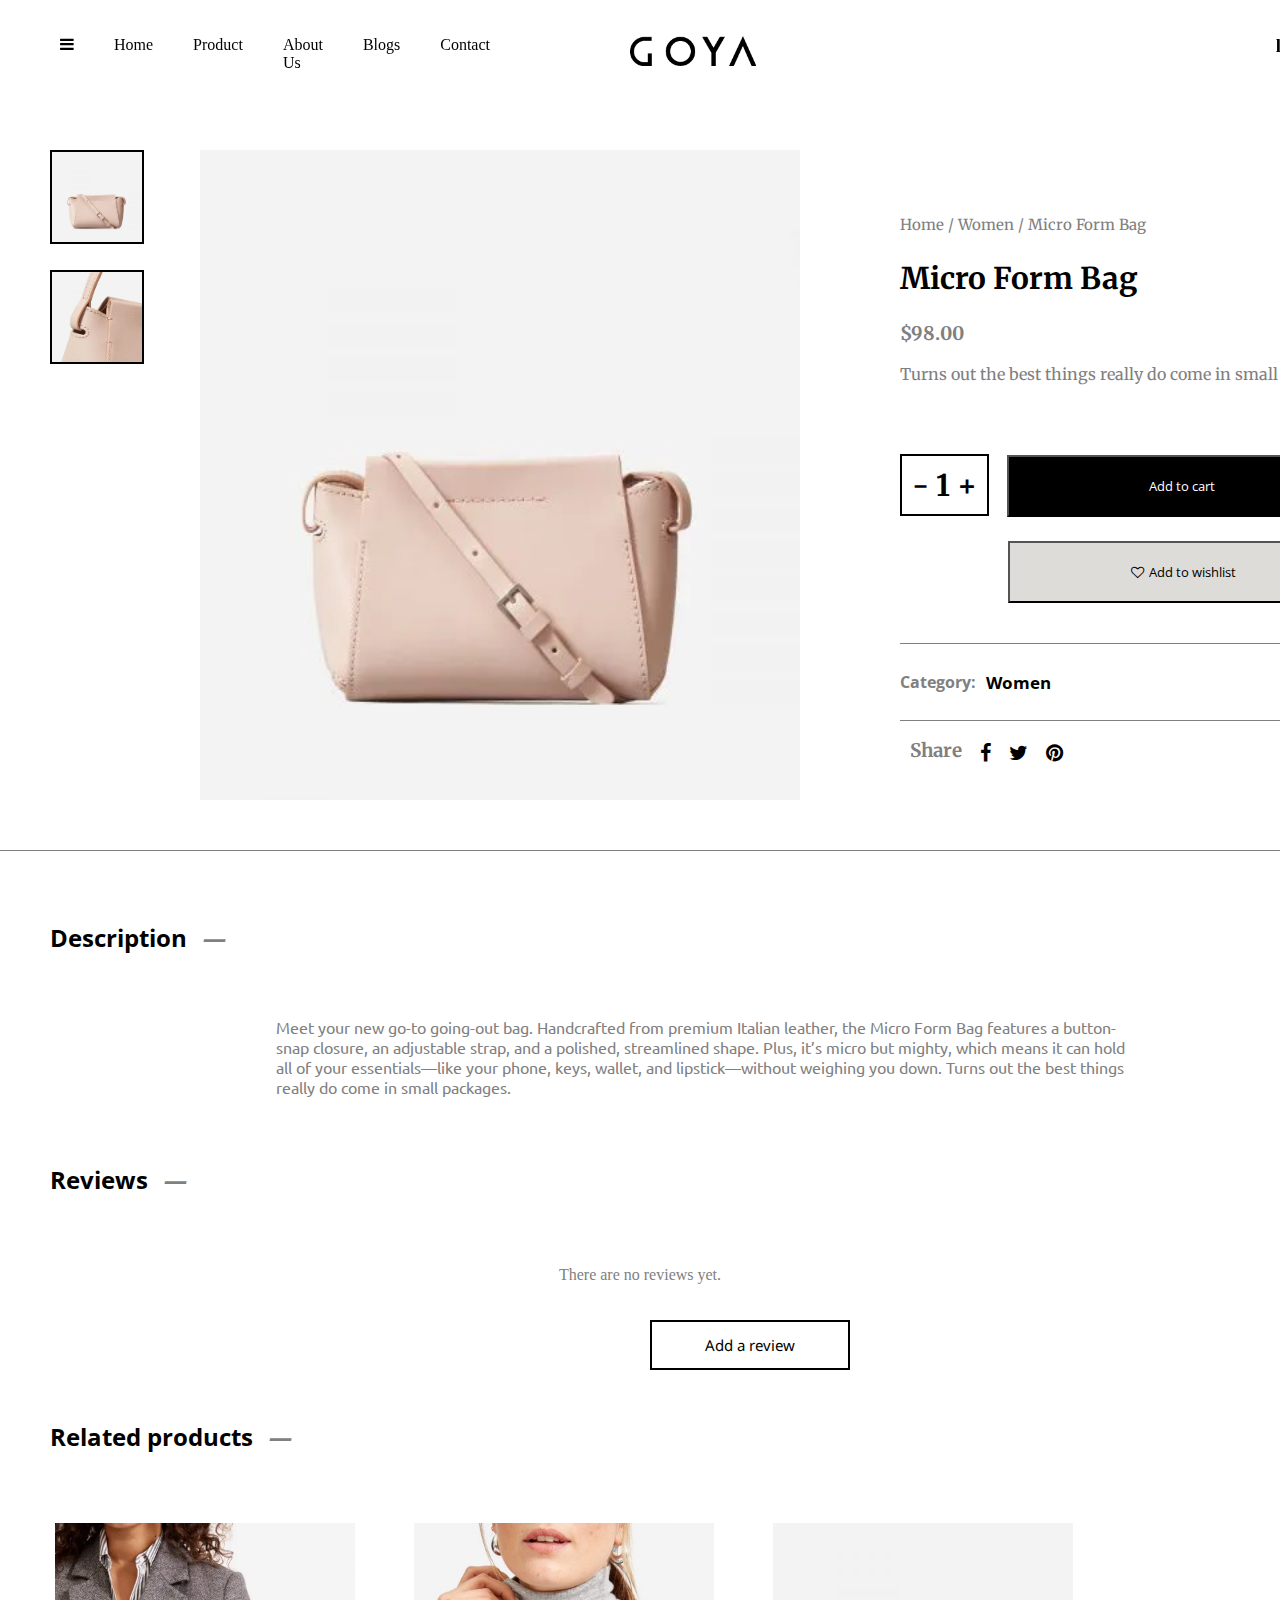
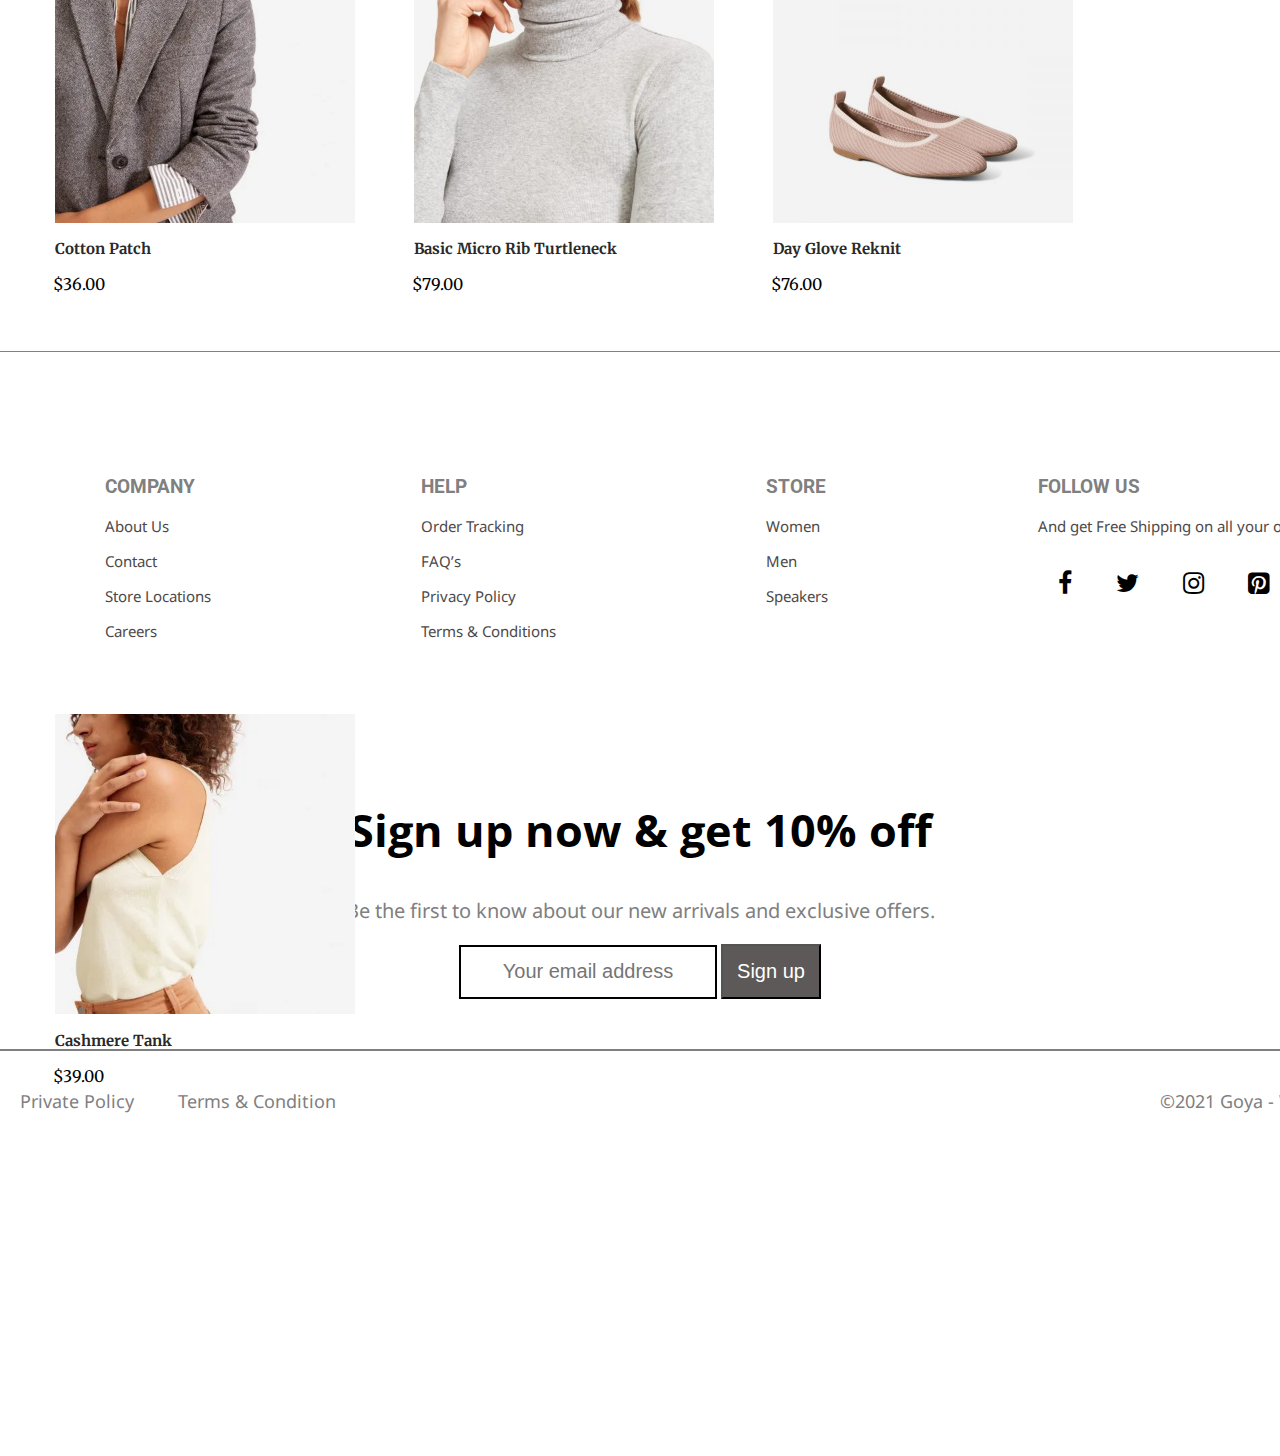
<file: Product.html>
<!DOCTYPE html>
<html>
<head>
	<title>Product</title>
	<link rel="stylesheet" type="text/css" href="Style.css">
	<link rel="stylesheet" type="text/css" href="font-awesome-4.7.0/css/font-awesome.min.css">
	<link href="https://fonts.googleapis.com/css2?family=Open+Sans:wght@300&display=swap" rel="stylesheet">
	<link href="https://fonts.googleapis.com/css2?family=Roboto:wght@100&display=swap" rel="stylesheet">
	<link href="https://fonts.googleapis.com/css2?family=Merriweather:wght@300&display=swap" rel="stylesheet">
	<link href="https://fonts.googleapis.com/css2?family=Noto+Sans&family=Oswald:wght@200&family=Raleway:wght@300&family=Roboto:wght@300&family=Ubuntu:wght@300&display=swap" rel="stylesheet">
</head>
<body>
<nav class="navbar">
	<ul>
		<li><i class="fa fa-bars" aria-hidden="true"></i></li>
		<li><a href="Index.html">Home</a></li>
		<li><a href="Product.html">Product</a></li>
		<li><a href="About_us.html">About Us</a></li>
		<li><a href="Blogs.html">Blogs</a></li>
		<li><a href="Contact.html">Contact</a></li>
		<li><img src="Images/logo-light.png"></li>
		<h3><a href="#">login</a></h3>
		<li><a href="#"><i class="fa fa-search" aria-hidden="true"></i></a></li>
		<li><a href="#"><i class="fa fa-heart-o" aria-hidden="true"></i></a></li>
		<li><a href="#"><i class="fa fa-cart-arrow-down" aria-hidden="true"></i></a></li>
	</ul>
</nav>

<div class="Product">
	<div class="Product_1">
		<img class="img_1" src="Images/woman-microbag-a1-150x150.jpg">
		<img class="img_2" src="Images/woman-microbag-a2-450x450.webp">
	</div>

	<div class="Product_2">
		<div class="Product_3">
			<img src="Images/woman-microbag-a1-150x150.jpg">
		</div>
		<div class="Product_4">
			<p>Home / Women / Micro Form Bag</p>
			<h2>Micro Form Bag</h2>
			<h3>$98.00</h3>
			<pre>Turns out the best things really do come in small packages.</pre>
				<div class="qauntity">
						<h2>- 1 +</h2>
						<button>Add to cart</button>
				</div>
					<button class="button"><i class="fa fa-heart-o" aria-hidden="true"></i>Add to wishlist</button>
					<div class="category">
						<h5>Category:</h5>
						<h4>Women<h4>
					</div>
					<div class="share">
						<h3>Share</h3>
						<i class="fa fa-facebook" aria-hidden="true"></i>
						<i class="fa fa-twitter" aria-hidden="true"></i>
						<i class="fa fa-pinterest" aria-hidden="true"></i>
					</div>
		</div>
	</div>
</div>
<div class="main">
	<div class="Description">
		<h2>Description <i>&mdash;</i></h2>
		<p>Meet your new go-to going-out bag. Handcrafted from premium Italian leather, the Micro Form Bag features a button-<br>snap closure, an adjustable strap, and a polished, streamlined shape. Plus, it’s micro but mighty, which means it can hold<br> all of your essentials—like your phone, keys, wallet, and lipstick—without weighing you down. Turns out the best things<br> really do come in small packages.</p>
	</div>
	<div class="Reviews">
		<h2>Reviews <i>&mdash;</i></h2>
		<p>There are no reviews yet.</p>
		<button>Add a review</button>
	</div>
	<div class="Related_products">
		<h2>Related products <i>&mdash;</i></h2>
			<div class="products_img">
				<div class="products_img_1">
					<img src="Images/women-suit-A1-450x450.jpg">
					<h2>Cotton Patch</h2>
					<p>$36.00</p>
					<div class="overflow2">
						<img class="overflow_2" src="Images/women-suit-A2-450x450.jpg">
					</div>
					<div class="blank">
						<h3>Quick View</h3>
						<p class="p">Select Option<p>
					</div>
				</div>
			</div>
			<div class="products_img">
				<div class="products_img_1">
					<img src="Images/women-turtleneck-a3-450x450.jpg">
					<h2>Basic Micro Rib Turtleneck</h2>
						<p>$79.00</p>
					<div class="overflow2">
						<img class="overflow_2" src="Images/women-turtleneck-a2-450x450.jpg">
					</div>
					<div class="blank_1">
						<h3>Quick View</h3>
						<p class="p">Select Option</p>
					</div>
				</div>
			</div>
			<div class="products_img">
				<div class="products_img_1">
					<img src="Images/woman-dayglove-a2-450x450.jpg">
					<h2>Day Glove Reknit</h2>
						<p>$76.00</p>
					<div class="overflow2">
						<img class="overflow_2" src="Images/woman-dayglove-a4-450x450.jpg">
					</div>
					<div class="blank_2">
						<h3>Quick View</h3>
						<p class="p">Select Option<p>
					</div>
				</div>
			</div>
			
			<div class="products_img">
				<div class="products_img_1">
					<img src="Images/women-cashmere-a3-150x150.jpg">
					<h2>Cashmere Tank</h2>
						<p>$39.00</p>
					<div class="overflow2">
						<img class="overflow_2" src="Images/women-cashmere-a1-450x450.jpg">
					</div>
					<div class="blank_3">
						<h3>Quick View</h3>
						<p class="p">Select Option<p>
					</div>
				</div>
			</div>
	</div>
</div>

<div class="frame7">
	<div class="frame7_1">
		<h3>COMPANY</h3>
		<pre>About Us</pre>
		<pre>Contact</pre>
		<pre>Store Locations</pre>
		<pre>Careers</pre>
	</div>
	<div class="frame7_1">
		<h3>HELP</h3>
		<pre>Order Tracking</pre>
		<pre>FAQ’s</pre>
		<pre>Privacy Policy</pre>
		<pre>Terms & Conditions</pre>
	</div>
	<div class="frame7_1">
		<h3>STORE</h3>
		<pre>Women</pre>
		<pre>Men</pre>
		<pre>Speakers</pre>
	</div>
	<div class="frame7_1">
		<h3>FOLLOW US</h3>
		<pre>And get Free Shipping on all your orders!</pre>
		<i class="fa fa-facebook" aria-hidden="true"></i>
		<i class="fa fa-twitter" aria-hidden="true"></i>
		<i class="fa fa-instagram" aria-hidden="true"></i>
		<i class="fa fa-pinterest-square" aria-hidden="true"></i>
	</div>
</div>
	<div class="frame7_2">
			<h2>Sign up now & get 10% off</h2>
			<p>Be the first to know about our new arrivals and exclusive offers.</p>
		<form>
			<input type="text" placeholder="Your email address">
			<button>Sign up</button>
		</form>
	</div>
<div class="footer">
	<pre>Private Policy</pre>
	<pre>Terms & Condition</pre>
	<pre class="pre">©2021 Goya - WordPress Theme</pre>
</div>
</body>
</html>
</file>
<file: Style.css>
body{
	margin: 0px;
	padding: 0px;
}

.navbar{
	height: 90px;
	width: 100%;
	background-color: white;
	position: fixed;
	z-index: 2;
}
.navbar ul{
	display: flex;
}
.navbar li{
	list-style-type: none;
	padding: 20px;
	box-sizing: border-box;
}
.navbar ul li a{
	position: relative;
	z-index: 1;
}
.navbar ul li a::after{
content: '';
height: 2px;
width: 0;
background: black;
position: absolute;
left: 0;
top:20px;
transition: 0.5s;
}
.navbar ul li a:hover::after{
width: 100%;
}
.navbar a{
	text-decoration: none;
	color: black;
}
.navbar img{
	padding-left: 100px;
	height: 50px;
	padding-bottom: 20px;
	box-sizing: border-box;
	padding-right: 500px;
}
@media screen and (min-width:400px) and (max-width:900px){
	ul{
		display: block;
	}
	.frame1 h1{
		display: block;
	}
	.frame2{
		display: block;
	}
	
}
.frame1 img{
	width:100%;
}
.frame1 button{
	position: absolute;
	bottom: 430px;
	background-color: black;
	color: white;
	border-radius: 3px;
	left: 150px;
}
h1{
	font-size: 60px;
	position: absolute;
	bottom: 220px;
	left: 150px;
	font-family: 'Open Sans', sans-serif;
	display: flex;
}
.frame1 .fa-chevron-circle-left{
	position: absolute;
	background-color: transparent;
	color: white;
	font-size: 40px;
	bottom: 320px;
	left: 70px;
}
.frame1 .fa-chevron-circle-right{
	position: absolute;
	background-color: transparent;
	color: white;
	font-size: 40px;
	bottom: 320px;
	left: 1400px;
}
.frame2{
	display: flex;
	padding: 20px;
	box-sizing: border-box;
}
.frame2 .div1{
	padding: 20px;
	box-sizing: border-box;
}
.frame2 .a{
	display: table;
}
.frame2 .div2{
	margin: 20px;
	padding: 20px;
	background-color: #c7a854;
	height: 600px;
	width: 450px;
	box-sizing: border-box;
	text-align: center;
	display: table;
	color: white;
}
.div2 .cell{
	display: table-cell;
	vertical-align: middle;
}
.frame2 img{
	height: 600px;
	width: 450px;
}
.overflow{
	overflow: hidden;
	transform: scale(1);
}
.overflow:hover img{
	
	transition: 3s;
	transform: scale(1.1);
}
.div1 .btn{
	left: 180px;
	height: 50px;
	background-color: white;
}
.div1 button{
	position: absolute;
	top: 1150px;
	left: 670px;
	height: 60px;
	width: 120px;
	background-color: white;
}
.div2 button{
	height: 40px;
	width: 120px;
	background-color: white;
}
.frame2 h2{
	position: absolute;
	top: 1030px;
	font-size: 30px;
	color: white;
	text-align: center;
	font-family: 'Open Sans', sans-serif;

}
.h1{
	padding-left: 145px;
}
.frame2{
	border-bottom: 2px solid black;
}

@media screen and (min-width: 400px) and (max-width: 900){
	.frame2 .div1{
		display: block;
	}
	.frame7{
		display: block;
	}
	.footer pre{
		display: block;
	}
}

.frame3 p{
	color: grey;
}
.frame3{
	text-align: center;
	padding-top: 50px;
	box-sizing: border-box;
	font-family: 'Open Sans', sans-serif;
}

.frame4 .div3{
	display: inline-block;
	height: 400px;
	width: 450px;
	padding: 15px;
	position: relative;
}

.frame4 .overflow_1{
	position: absolute;
	top: 15px;
	right: 15px;
	height: 400px;
	width: 450px;
}
.frame4 .overflow1{
	visibility: hidden;
}

.frame4 .div3:hover .overflow1{
	visibility: visible;
}

.div3 h5{
	color: black;
	text-align: left;
}
.div3 p{
	color: darkgrey;
	text-align: left;
}

.div4 .fa{
	height: 40px;
	width: 40px;
	border-radius: 100%;
	background-color: white;
	position: relative;
	margin-top: 8px;
	padding-top: 13px;
	bottom: 550px;
	left: 180px;
	box-sizing: border-box;
	overflow: hidden;
	transform: scale(1);
}
.div4 .fa:hover{
	transform: scale(1.2);
}

.frame5{
	height: 430px;
	width: 100%;
	background-color:  #F5E5F1;
}
.frame5 h6{
	text-align: center;
	padding-top: 60px;
	box-sizing: border-box;
	font-size: 30px;
	font-family: 'Open Sans', sans-serif;
}
.frame5 p{
	text-align: center;
	font-family: 'Noto Sans', sans-serif;
}
.frame5 img{
	border-radius: 50%;
	height: 100px;
	width: 100px;
	position: absolute;
	left: 700px;
}
.frame5 b{
	position: absolute;
	left: 820px;
	font-family: 'Open Sans', sans-serif;
	font-size: 20px;
}
.frame5 .p{
	font-family: 'Noto Sans', sans-serif;
	position: absolute;
	left: 820px;
	top: 2680px;
	color: grey;
	font-size: 19px;
	/*font-family: 'Open Sans', sans-serif;*/
}
.frame5 .dot{
	position: absolute;
	left: 750px;
	top: 2750px;
	font-size: 80px;
	color: grey;
}
.frame5_1{
	height: 500px;
	width: 100%;
	border-bottom: 2px solid grey;
	border-top: 2px solid grey;
}

.frame6{
	height: 880px;
	width: 100%;
	border-bottom: 2px solid grey; 
}

.frame6_1 h3{
	font-size: 30px;
	font-family: 'Open Sans', sans-serif;
	text-align: center;
	padding: 30px;
	box-sizing: border-box;
}
.frame6_1 p{
	font-size: 20px;
	font-family: 'Open Sans', sans-serif;
	text-align: center;
}
.frame6_1 img{
	padding: 20px 30px 0px 30px;
	width: 100%;
	height: 600px;
	box-sizing: border-box;
}
.frame7{
	display: flex;
}
.frame7_1{
	padding: 105px;
	box-sizing: border-box;
}
.frame7_1 pre{
	font-size: 15px;
	font-family: 'Noto Sans', sans-serif;
	color: #4D4949;
}
.frame7_1 .fa{
	padding: 20px;
	font-size: 25px;
}
.frame7_1 h3{
	color: grey;
	font-family: 'Roboto', sans-serif;
}
.frame7_2 h2{
	text-align: center;
	font-family: 'Open Sans', sans-serif;
	font-size: 45px;
}
.frame7_2 p{
	color: grey;
	text-align: center;
	font-size: 20px;
	font-family: 'Noto Sans', sans-serif;
}
.frame7_2 form{
	text-align: center;
}
.frame7_2 form input{
	height: 48px;
	width: 250px;
	text-align: center;
	border: 2px solid black;
	font-size: 20px;
}
.frame7_2 form button{
	height: 55px;
	width: 100px;
	background-color: #5D5959;
	color: white;
	font-size: 20px;
}
.frame7_2{
	height: 250px;
	width: 100%;
	border-bottom: 2px solid grey;
}
.footer pre{
	font-family: 'Noto Sans', sans-serif;
	display: inline-flex;
	padding: 20px;
	box-sizing: border-box;
	font-size: 18px;
	color: grey;
}
.footer .pre{
	font-family: 'Noto Sans', sans-serif;
	padding-left: 800px;
	color: grey;
	font-size: 18px;
	width: 60%;
}

/*Product*/

.Product{
	display: flex;	
	height: 850px;	
	border-bottom: 1px solid grey;
}
.Product_1 .img_1{
	border: 2px solid black;
	position: absolute;
	top: 150px;
	left: 50px;
	height: 90px;
	width: 90px;
}
.Product_1 .img_2{
	border: 2px solid black;
	position: absolute;
	top: 270px;
	left: 50px;
	height: 90px;
	width: 90px;
}
.Product_3 img{
	padding-left: 200px;
	padding-top: 150px;
	height: 800px;
	width: 800px;
	box-sizing: border-box;
}
.Product_2{
	display: flex;
}
.Product_4 p{
	font-size: 15px;
	color: grey;
	padding-top: 200px;
	padding-left: 100px;
	box-sizing: border-box;
	font-family: 'Merriweather', serif;
}
.Product_4 h2{
	padding-left: 100px;
	font-size: 30px;
	box-sizing: border-box;
	font-family: 'Merriweather', serif;
}
.Product_4 h3{
	color: grey;
	box-sizing: border-box;
	font-family: 'Merriweather', serif;
	padding-left: 100px;
}
.Product_4 pre{
	color: grey;
	font-family: 'Merriweather', serif;
	padding-left: 100px;
}

.qauntity{
	box-sizing: border-box;
	display: flex;
	padding-top: 30px;
}
.qauntity h2{
	border: 2px solid black;
	box-sizing: border-box;
	padding: 10px 10px 10px 10px;
	margin-left: 100px;
}
.qauntity button{
	margin-top: 25px;
	margin-left: 18px;
	height: 62px;
	width: 350px;
	background-color: black;
	color: white;
	font-family: 'Open Sans', sans-serif;
}
.qauntity button:hover{
	opacity: 0.8;
}
.button{
	margin-left: 208px;
	height: 62px;
	width: 350px;
	background-color: #DEDCD9;
	color: black;
	font-family: 'Open Sans', sans-serif;
}
.button .fa-heart-o{
	padding-right: 5px;
}
.category{
	display: flex;
	border-top: 1px solid grey;
	border-bottom: 1px solid grey;
	margin-top: 40px;
	margin-left: 100px;
	box-sizing: border-box;
}
.category h5{
	font-size: 16px;
	color: grey;
	font-family: 'Open Sans', sans-serif;
}
.category h4{
	font-size: 17px;
	padding-top: 4px;
	font-family: 'Open Sans', sans-serif;
	padding-left: 10px;
}
.share{
	display: flex;
	padding-left: 10px;
}
.share .fa{
	padding-top: 22px;
	padding-left: 18px;
	font-size: 20px;
}
.main{
	height: 1050px;
	width: 100%;
	border-bottom: 1px solid grey;
}
.Description{
	margin-top: 50px;
	display: flex;
	box-sizing: border-box;
}
.Description h2{
	padding-left: 50px;
	box-sizing: border-box;
	font-family: 'Open Sans', sans-serif;
}
.Description i{
	padding-left: 10px;
	box-sizing: border-box;
	color: grey;
}
.Description p{
	/*font-family: 'Merriweather', serif;*/
	box-sizing: border-box;
	/*font-family: 'Raleway', sans-serif;*/
	font-family: 'Ubuntu', sans-serif;
	padding-left: 50px;
	padding-top: 100px;
	color: grey;
}
.Reviews{
	margin-top: 50px;
	box-sizing: border-box;
}
.Reviews h2{
	padding-left: 50px;
	box-sizing: border-box;
	font-family: 'Open Sans', sans-serif;
}
.Reviews i{
	padding-left: 10px;
	box-sizing: border-box;
	color: grey;
}
.Reviews p{
	box-sizing: border-box;
	text-align: center;
	padding-top: 50px;
	color: grey;
}
.Reviews button{
	font-size: 15px;
	margin-left: 650px;
	margin-top: 20px;
	height: 50px;
	width: 200px;
	/*font-family: 'Open Sans', sans-serif;*/
	font-family: 'Noto Sans', sans-serif;

	border: 2px solid black;
	background-color: white;
}
.Related_products{
	margin-top: 50px;
	box-sizing: border-box;
}
.Related_products h2{
	padding-left: 50px;
	box-sizing: border-box;
	font-family: 'Open Sans', sans-serif;
}
.Related_products i{
	padding-left: 10px;
	box-sizing: border-box;
	color: grey;
}
.products_img{
	display: inline-flex;
	margin-bottom: 0px;
	padding-bottom: 0px;
}
.products_img_1 img{
	padding-left: 55px;
	padding-top: 50px;
	position: relative;
	height: 300px;
	width: 300px;
	/*bottom: 0px;*/
	/*bottom: 200px;*/
}
.overflow_2{
	position: absolute; 
	bottom: 437px;	
	height: 200px;
	width: 300px;
}
.overflow2{
	visibility: hidden;
}
.products_img_1:hover .overflow2{
	visibility: visible;
}
.products_img_1 h2{
	margin-left: 5px;
	font-size: 15px;
	color: #292929;
	font-family: 'Merriweather', serif;
}
.products_img_1 p{
	font-family: 'Merriweather', serif;
	padding-left: 53px;
}
.products_img_1 .blank{
	height: 150px;
	width: 300px;
	background-color: white;
	position: absolute ;
	left: 55px;
	top: 1770px;
	opacity: 0.6;
	z-index: 1;
}
.products_img_1 .blank h3{
	padding-left: 100px;
}
.products_img_1 .blank .p{
	padding-top: 47px;
	padding-left: 0px;
}
.products_img_1 .blank{
	visibility: hidden;
}
.products_img_1:hover .blank{
	visibility: visible;
}
.products_img_1:hover {
	visibility: hidden;
}
.products_img_1:hover h2{
	visibility: visible;
}
.products_img_1 .blank_1{
	height: 150px;
	width: 300px;
	background-color: white;
	position: absolute;
	left: 414px;
	top: 1770px;
	opacity: 0.6;
	z-index: 1;
}
.products_img_1 .blank_1 h3{
	padding-left: 100px;
}
.products_img_1 .blank_1 .p{
	padding-top: 47px;
	padding-left: 0px;
}
.products_img_1 .blank_1{
	visibility: hidden;
}
.products_img_1:hover .blank_1{
	visibility: visible;
}
.products_img_1:hover {
	visibility: hidden;
}
.products_img_1:hover h2{
	visibility: visible;
}
.products_img_1 .blank_2{
	height: 150px;
	width: 300px;
	background-color: white;
	position: absolute;
	left: 772px;
	top: 1770px;
	opacity: 0.6;
	z-index: 1;
}
.products_img_1 .blank_2 h3{
	padding-left: 100px;
}
.products_img_1 .blank_2 .p{
	padding-top: 47px;
	padding-left: 0px;
}
.products_img_1 .blank_2{
	visibility: hidden;
}
.products_img_1:hover .blank_2{
	visibility: visible;
}
.products_img_1:hover {
	visibility: hidden;
}
.products_img_1:hover h2{
	visibility: visible;
}
.products_img_1 .blank_3{
	height: 150px;
	width: 300px;
	background-color: white;
	position: absolute;
	left: 1130px;
	top: 1770px;
	opacity: 0.6;
	z-index: 1;
}
.products_img_1 .blank_3 h3{
	padding-left: 100px;
}
.products_img_1 .blank_3 .p{
	padding-top: 47px;
	padding-left: 0px;
}
.products_img_1 .blank_3{
	visibility: hidden;
}
.products_img_1:hover .blank_3{
	visibility: visible;
}
.products_img_1:hover {
	visibility: hidden;
}
.products_img_1:hover h2{
	visibility: visible;
}
@media share and (min-width: 400px) and (max-width: 900){
	.Product{
		display: block;
	}
	.Product_2{
		display: block;
	}
	.quantity{
		display: block;
	}
	.category{
		display: block;
	}
	.share{
		display: block;
	}
	.Description{
		display: block;
	}
	.Products_img{
		display: block;
	}
}
/*Contact*/
.map{
	height: 700px;
	display: flex;
	padding-top: 100px;
	border-bottom: 2px solid grey;
}
.iframe iframe{
	height: 600px; 
	width: 700px;
	box-sizing: border-box;
	padding-right: 60px;
}
.map .form{
	display: flex;
	padding-left: 50px;
	box-sizing: border-box;
}

.map .form_2{
	padding-left: 110px;
	box-sizing: border-box;
}
.form h2{
	text-align: left;
	font-family: 'Open Sans', sans-serif;
}
.form p{
	text-align: left;
	font-size: 18px;
	color: grey;
	font-family: 'Noto Sans JP', sans-serif;
	/*font-family: 'Open Sans', sans-serif;*/
}
.map .form_3{
	padding-left: 50px;
}
.map .form_3 h3{
	font-family: 'Open Sans', sans-serif;
}
.form_3 input{
	box-sizing: border-box;
	padding: 20px;
	width: 95%;
}
.form_3 textarea{
	height: 160px;
	width: 95%;
	padding: 20px;
	box-sizing: border-box;
}
.form_3 button{
	height: 60px;
	width: 130px;
	background-color: #383636;
	color: white;
	font-size: 18px;
}
@media screen and (min-width: 400px) and (max-width: 900px){
	.map{
		display: block;
	}
	.map .form{
		display: block;
	}
}
/*Blogs*/

.blog_1{
	display: flex;
}
.blog h1{
	text-align: center;
	padding-left: 500px;
	padding-bottom: 250px;
	box-sizing: border-box;
	font-size: 60px;
}
.blog_2 img{
	padding-left: 80px;
	padding-top: 250px; 
	height: 800px;
	width: 900px;
	box-sizing: border-box;

}
.zoomin{
	overflow: hidden;
	transform: scale(1);
}
.blog_2 .zoomin:hover img{
	transition: 3s;
	transform: scale(1.1);
}

.blog_3 h3{
	font-size: 16px;
	color: grey;
	padding-top: 230px;
	padding-left: 100px;
	font-family: 'Open Sans', sans-serif;
}
.blog_3 .flex{
	display: flex;
}
.blog_3 img{
	padding-left: 100px;
	box-sizing: border-box;
	padding-bottom: 20px;
}
.blog_3 h4{
	box-sizing: border-box;
	padding-left: 20px;
	font-family: 'Open Sans', sans-serif;
}
.blog_3 p{
	font-family: 'Noto Sans JP', sans-serif;
	box-sizing: border-box;
	padding-left: 20px;
	color: grey;
}
.contain1{
	display: flex;
	padding-left: 200px;
	box-sizing: border-box;
}
.contain1 h4{
	padding: 20px;
	color: grey;
	box-sizing: border-box;
	font-family: 'Open Sans', sans-serif;
}
.contain h2{
	padding-left: 200px;
	box-sizing: border-box;
	font-family: 'Open Sans', sans-serif;
}
.contain p{
	padding-left: 200px;
	box-sizing: border-box;
	color: grey;
	font-family: 'Noto Sans JP', sans-serif;
}

.images_1{
	display: flex;
}
.images_1 img{
	padding-left: 150px;
	padding-bottom: 70px;
	height: 250px;
	width: 330px;
	background-image: cover;
	background-image: contain;
}
.images_1 p{
	padding-left: 30px;
	color: grey;
	font-family: 'Noto Sans JP', sans-serif;
}
.images_1 h4{
	padding-left: 30px;
	font-family: 'Open Sans', sans-serif;	
}
.images button{
	border: 2px solid black;
	height: 60px;
	width: 180px;
	background-color: white;
	color: #383636;
	margin-left: 400px;
	box-sizing: border-box;
	font-size: 18px;
}
.images{
	height: 1900px;
	border-bottom: 1px solid grey;
}
.zoomin_1{
	overflow: hidden;
	transform: scale(1);
}
.zoomin_1:hover img{
	transform: scale(1.1);
	transition: 2s;
}
@media screen and (min-width: 400px) and (max-width: 900px){
	.images_1{
		display: block;
	}
	.contain1{
		display: block;
	}
	.blog_3 .flex{
		display: block;
	}
	.blog_1{
		display: block;
	}
}

/*About us*/
.About img{
	padding-top: 80px;
	position: relative;
	width: 100%;
}

.About h2{
	position: absolute;
	z-index: 1;	
	bottom: 250px;
	left: 300px;
	font-family: 'Open Sans', sans-serif;
	font-size: 35px;
}
.About .border b{
	position: absolute;
	z-index: 1;	
	bottom: 150px;
	left: 180px;
	font-family: 'Open Sans', sans-serif;
	padding-left: 30px;
	box-sizing: border-box;
	border-left: 5px solid black;
	font-size: 20px;
	text-align: center;
	color: grey;
}
.About_0{
	display: flex;
}
.About_1 img{
	height: 850px;
	width: 850px;
	padding-top: 60px; 
	padding-left: 60px;
	box-sizing: border-box;

}
.About_1 .fa-play-circle-o{
	font-size: 100px;
	position: absolute;
	z-index: 1;
	left: 400px;
	top: 1250px;
	color: white;
	transform: scale(1);
}

.About_1 .flow:hover .fa-play-circle-o{
	transform: scale(1.1);
	transition: 2s;
}
.About_2 h3{
	padding-left: 50px;
	padding-top: 300px;
	box-sizing: border-box;
	font-family: 'Open Sans', sans-serif;
	color: #b9a16b;
	letter-spacing: 0.2rem;
}
.About_2 h2{
	padding-left: 50px;
	box-sizing: border-box;
	font-family: 'Open Sans', sans-serif;
}
.About_2 p{
	padding-left: 50px;
	box-sizing: border-box;
	font-family: 'Noto Sans', sans-serif;
	color: grey;
}
.About_2 h4{
	margin-top: 50px;
	margin-bottom: 0px;
	padding-left: 50px;
	box-sizing: border-box;
	font-size: 55px;
	font-family: 'Open Sans', sans-serif;
}
.About_2 pre{
	padding-left: 80px;
	box-sizing: border-box;
	font-family: 'Noto Sans', sans-serif;
	color: grey;
	font-size: 18px;
}
.About_4{
	display: flex;
}
.About_6 h5{
	padding-top: 50px;
	padding-left: 30px;
	font-size: 17px;
	color: grey;font-family: 'Open Sans', sans-serif;
	/*font-family: 'Noto Sans', sans-serif;*/
}

.story{
	background-color: #F0EDE8 ;
	height: 600px;
	width: 100%;
	margin-top: 50px;
	box-sizing: border-box;
}
.story_0 h4{
	letter-spacing: 0.2rem;
	font-family: 'Open Sans', sans-serif;
	color: #b9a16b;
	text-align: center;
	padding-top: 50px;
	box-sizing: border-box;
	margin-bottom: 0px;
}
.story_0 h2{
	font-family: 'Open Sans', sans-serif;
	text-align: center;
	box-sizing: border-box;
	font-size: 35px;
}
.story_1{
	display: flex;
}
.story_3 p{
	padding-left: 280px;
	padding-top: 10px; 
	line-height: 1.5;
	color: grey;
	font-size: 15px;
	font-family: 'Merriweather', serif;

}
.story_5 p{
	padding-top: 10px; 
	padding-left: 50px;
	line-height: 1.8;
	color: grey;
	font-family: 'Merriweather', serif;
	font-size: 15px;

}
.future{
	display: flex;
}

.future_2 img{
	box-sizing: border-box;
	padding-right: 50px;
	padding-left: 100px;
	padding-top: 50px;
	height: 800px;
	width: 850px; 
}
.number{
	display: flex;
}
.future_1 h3{
	box-sizing: border-box;
	padding-top: 300px;
	padding-left: 80px;
	font-family: 'Open Sans', sans-serif;
	color: #b9a16b;
	letter-spacing: 0.2rem;
	padding-bottom: 0px;
}
.future_1 h2{
	box-sizing: border-box;
	padding-left: 80px;
	font-size: 35px;
	font-family: 'Open Sans', sans-serif;
}
.future_1 p{
	box-sizing: border-box;
	padding-left: 80px;
	font-family: 'Noto Sans', sans-serif;
	color: grey;
}

.number_1 h4{
	font-size: 55px;
	font-family: 'Open Sans', sans-serif;
	padding-left: 80px;
	padding-bottom: 0px;
	margin-bottom: 0px;
	box-sizing: border-box;
	margin-right: 0px;
}
.number_1 p{
	padding-left: 90px;
	font-family: 'Noto Sans', sans-serif;
	font-size: 18px;	
}
.number_2 p{
	padding-top: 100px;
	box-sizing: border-box;
	padding-left: 20px;

}
.value{
	background-color: #F0EDE8;
	height: 450px;
	width: 100%;
	margin-top: 50px;
}
.value h3{
	text-align: center;
	color: #b9a16b;
	letter-spacing: 0.2rem;
	padding-top: 100px;
}
.value p{
	text-align: center;
	color: grey;
	font-size: 18px;
}
.value_1{
	display: flex;
}
.value_1 .icon{
	padding-top: 50px;
	padding-left: 250px;
	box-sizing: border-box;
}
.value_1 .icon_1{
	padding-top: 50px;
	padding-left: 100px;
	box-sizing: border-box;
}
.value_1 .icon_2{
	padding-top: 50px;
	padding-left: 100px;
	box-sizing: border-box;
}
.value_1 h2{
	color: #555350;
	text-align: center;
	font-family: 'Open Sans', sans-serif;
}
.value_1 p{
	text-align: center;
}
.value_1 .fa-shopping-basket{
	padding-left: 110px;
	font-size: 40px;
}
.value_1 .fa-wifi{
	padding-left: 110px;
	font-size: 40px;
}
.value_1 .fa-share-alt{
	padding-left: 110px;
	font-size: 40px;
}


.founders{
	display: flex;
	height: 560px;
	width: 100%;
	border-bottom: 1px solid grey;
}
.founders_1 h3{
	color: #b9a16b;
	letter-spacing: 0.2rem;
	padding-top: 50px;
	padding-left: 50px; 
	font-family: 'Open Sans', sans-serif;
	box-sizing: border-box;
	
}
.founders_1 h2{
	margin-top: 0px;
	box-sizing: border-box;
	font-size: 35px;
	padding-left: 50px; 
	font-family: 'Open Sans', sans-serif;
}
.founders_1 p{
	margin-top: 0px;
	box-sizing: border-box;
	font-size: 18px;
	padding-left: 50px; 
	color: grey;
	font-family: 'Noto Sans', sans-serif;
}
/*.Developer{
	border: 2px solid black;
	width: 330px;
	height: auto;
}*/
.Developer img{
	padding-top: 50px;
	padding-left: 50px;
	height: 330px;
	width: 330px;
}
.Developer h4{
	text-align: center;
	font-family: 'Merriweather', serif;
}
.Developer p{
	text-align: center;
	font-family: 'Merriweather', serif;
	color: grey;
}
.Developer .fa_0{
	position: absolute;
	/*padding-left: 200px;*/
	top: 3850px;
	right: 880px;
	color: white;
	visibility: hidden;

	/*padding-top: 150px;*/
	/*padding-bottom: 200px;*/
}
.Developer:hover .fa_0{
	visibility: visible;
}
.Developer .opacity{
	height: 330px;
	width: 330px;
	position: absolute;
	background-color: black;
	margin-left: 50px;
	top: 3701px;
	box-sizing: border-box;
	color: white;
}
.opacity{
	visibility: hidden;
}
.Developer:hover .opacity{
	opacity: 0.5;
	visibility: visible;
}
.Marketing img{
	padding-top: 50px;
	padding-left: 30px;
	height: 330px;
	width: 330px;
}
.Marketing h4{
	text-align: center;
	font-family: 'Merriweather', serif;
}
.Marketing p{
	text-align: center;
	font-family: 'Merriweather', serif;
	color: grey;
}

.Marketing .fa_1{
	position: absolute;
	padding-left: 200px;
	top: 3850px;
	right: 530px;
	color: white;
	visibility: hidden;

	/*padding-top: 150px;*/
	/*padding-bottom: 200px;*/
}
.Marketing:hover .fa_1{
	visibility: visible;
}
.Marketing .opacity{
	height: 330px;
	width: 330px;
	position: absolute;
	background-color: black;
	margin-left: 30px;
	top: 3701px;
	box-sizing: border-box;
	color: white;
}
.opacity{
	visibility: hidden;
}
.Marketing:hover .opacity{
	opacity: 0.5;
	visibility: visible;
}
.CEO img{
	padding-left: 30px;
	padding-top: 50px;
	height: 330px;
	width: 330px;
}
.CEO h4{
	text-align: center;
	font-family: 'Merriweather', serif;
	
}
.CEO p{
	text-align: center;
	font-family: 'Merriweather', serif;
	color: grey;
}
/*.CEO .fa_2{
	padding-left: 130px;
	padding-top: 150px;
}*/
.CEO .fa_2{
	position: absolute;
	padding-left: 200px;
	top: 3850px;
	right: 160px;
	color: white;
	visibility: hidden;

	/*padding-top: 150px;*/
	/*padding-bottom: 200px;*/
}
.CEO:hover .fa_2{
	visibility: visible;
}
.CEO .opacity{
	height: 330px;
	width: 330px;
	position: absolute;
	background-color: black;
	margin-left: 30px;
	top: 3701px;
	box-sizing: border-box;
	color: white;
}
.opacity{
	visibility: hidden;
}
.CEO:hover .opacity{
	opacity: 0.5;
	visibility: visible;
}
@media screen and (min-width: 400px) and (max-width: 900px max-height: 8000){
	.About_0{
		display: block;
	}
	.Story_1{
		display: block;
	}
	.future{
		display: block;
	}
	.number{
		display: block;
	}
	.value_1{
		display: block;
	}
	.founders{
		display: block;
	}
}
</file>
